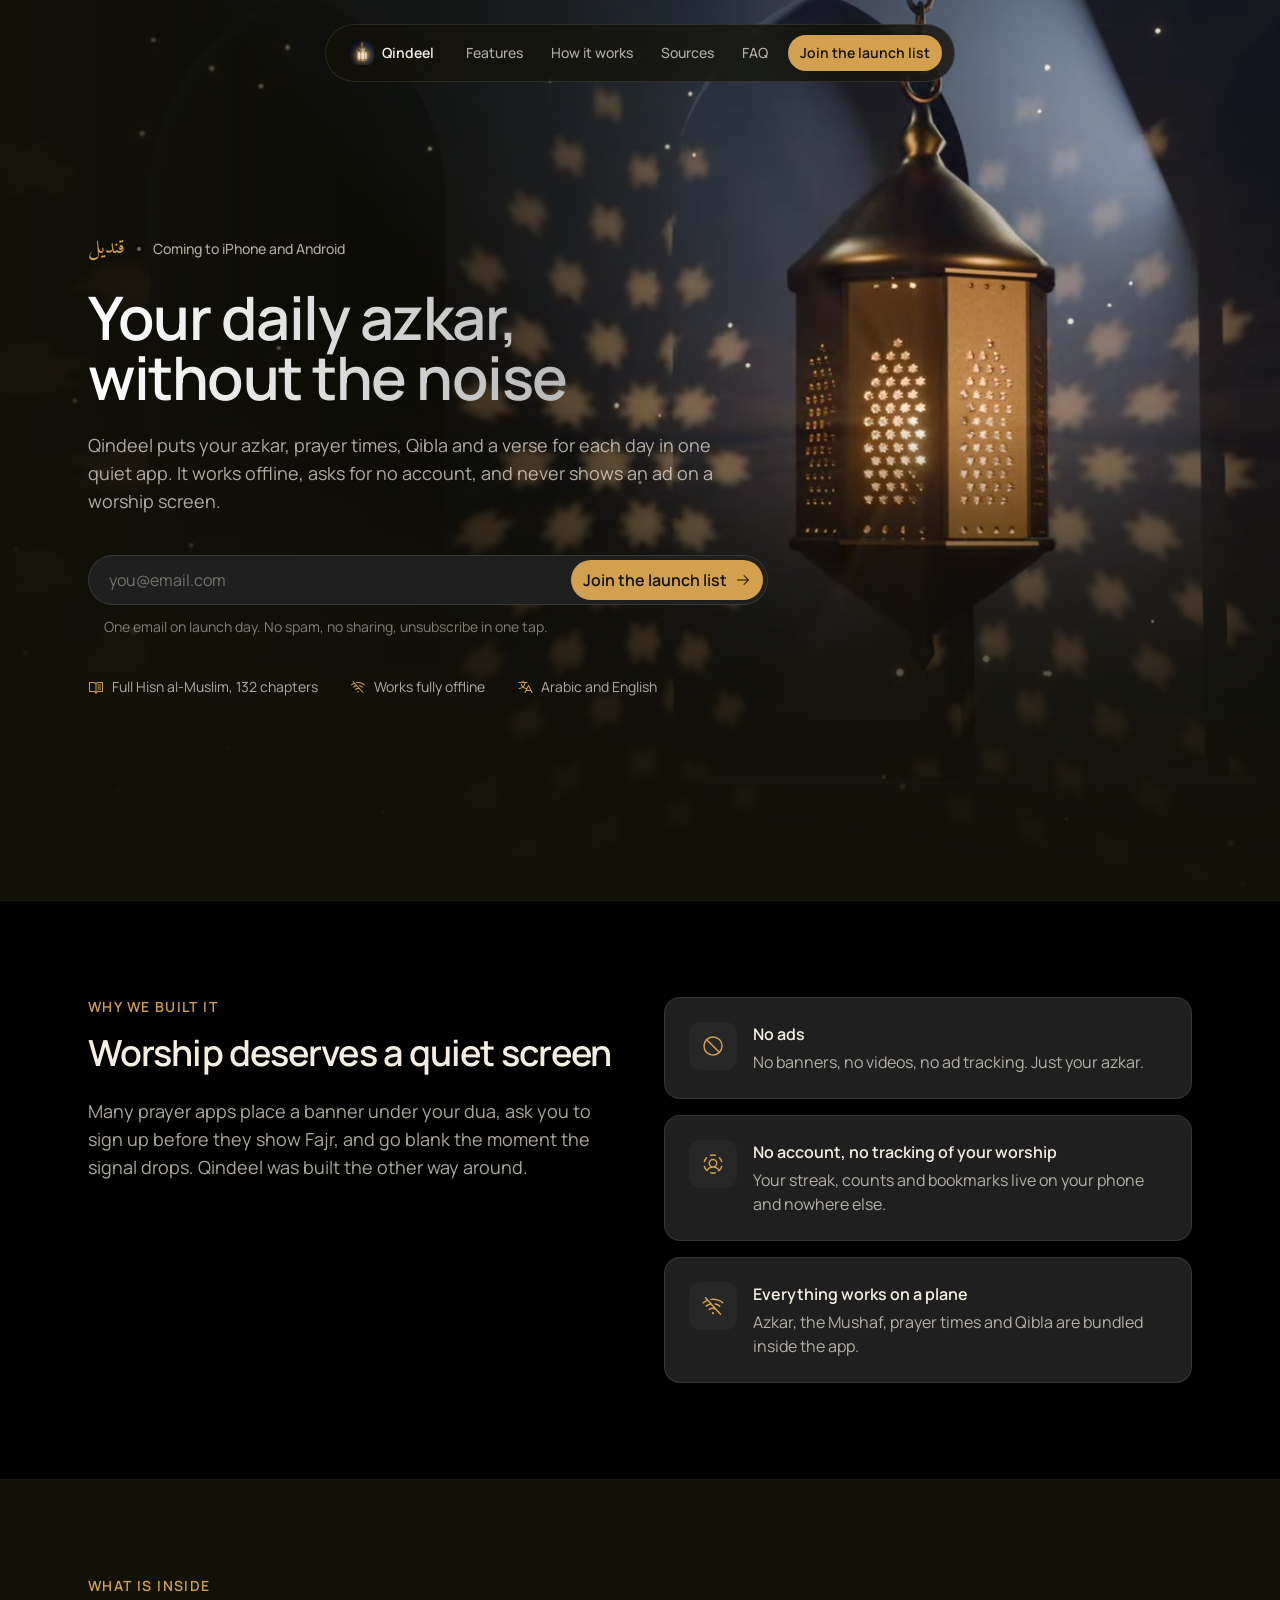
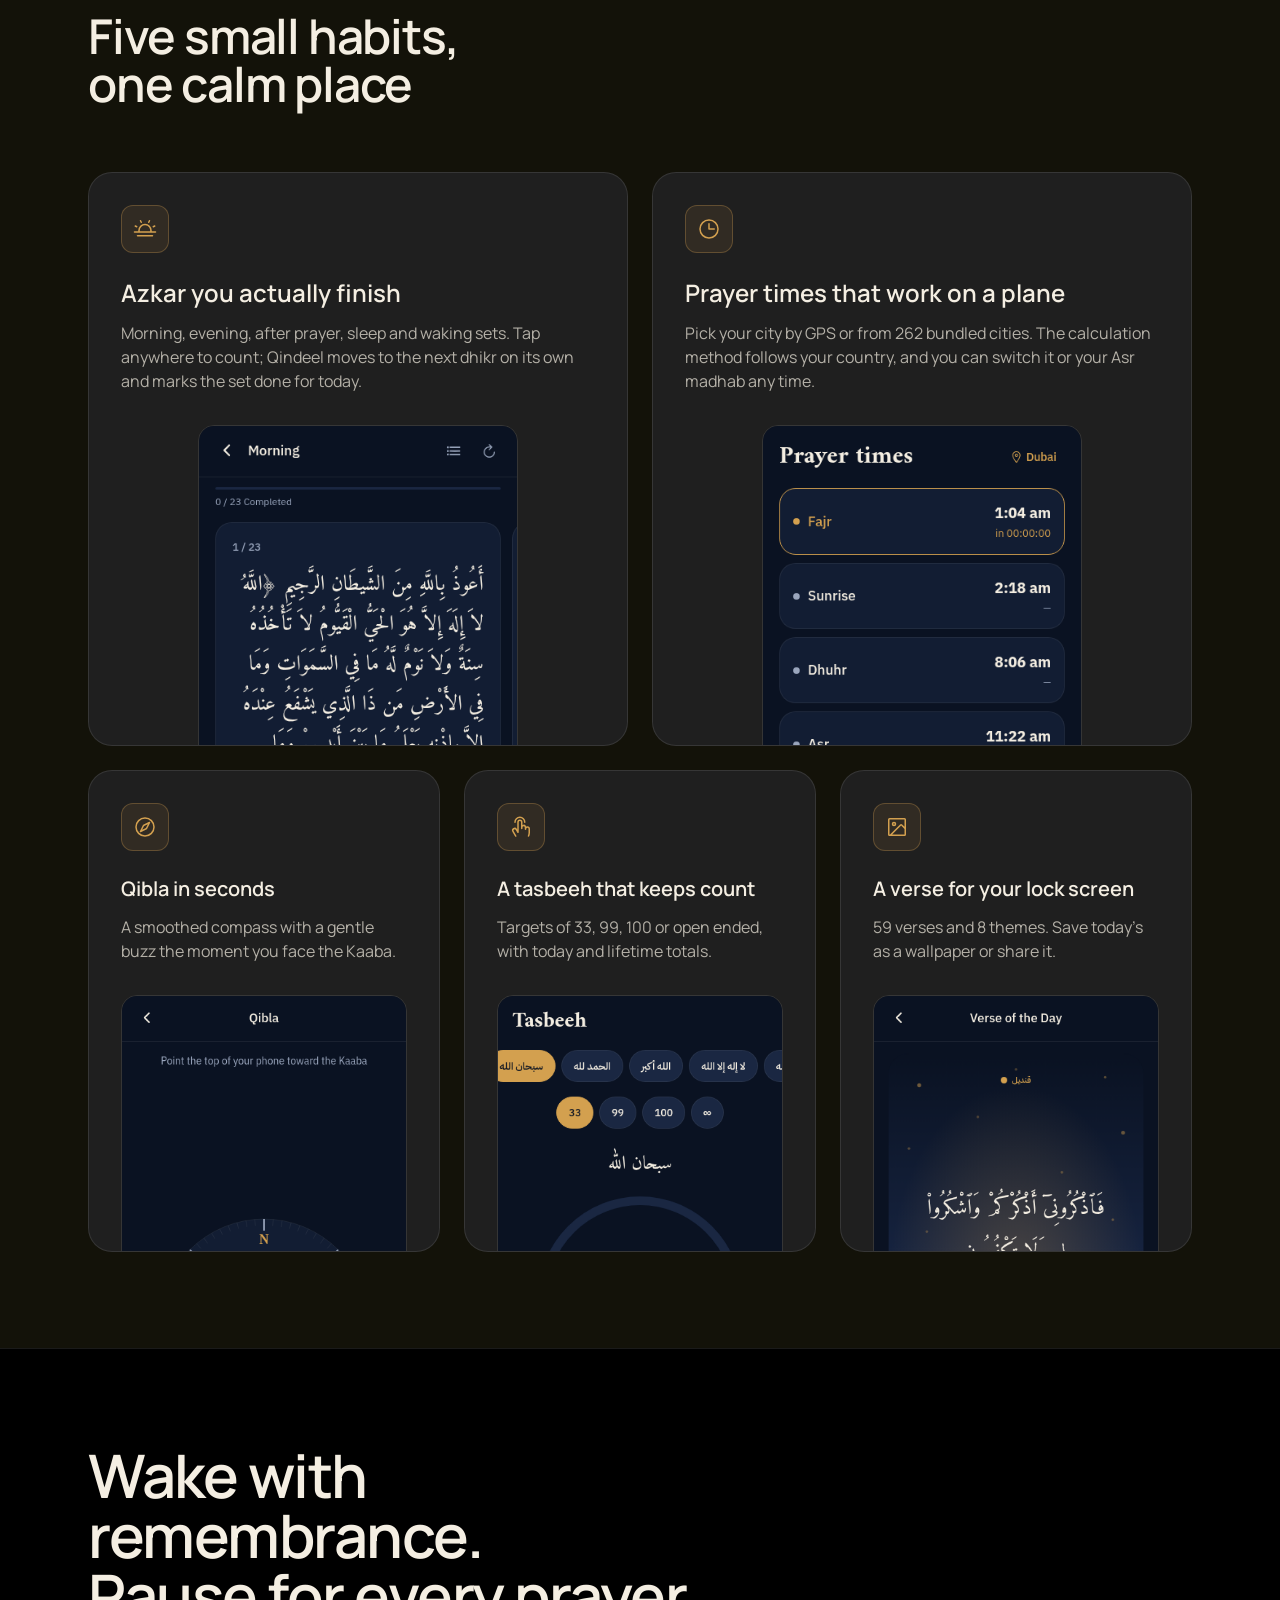
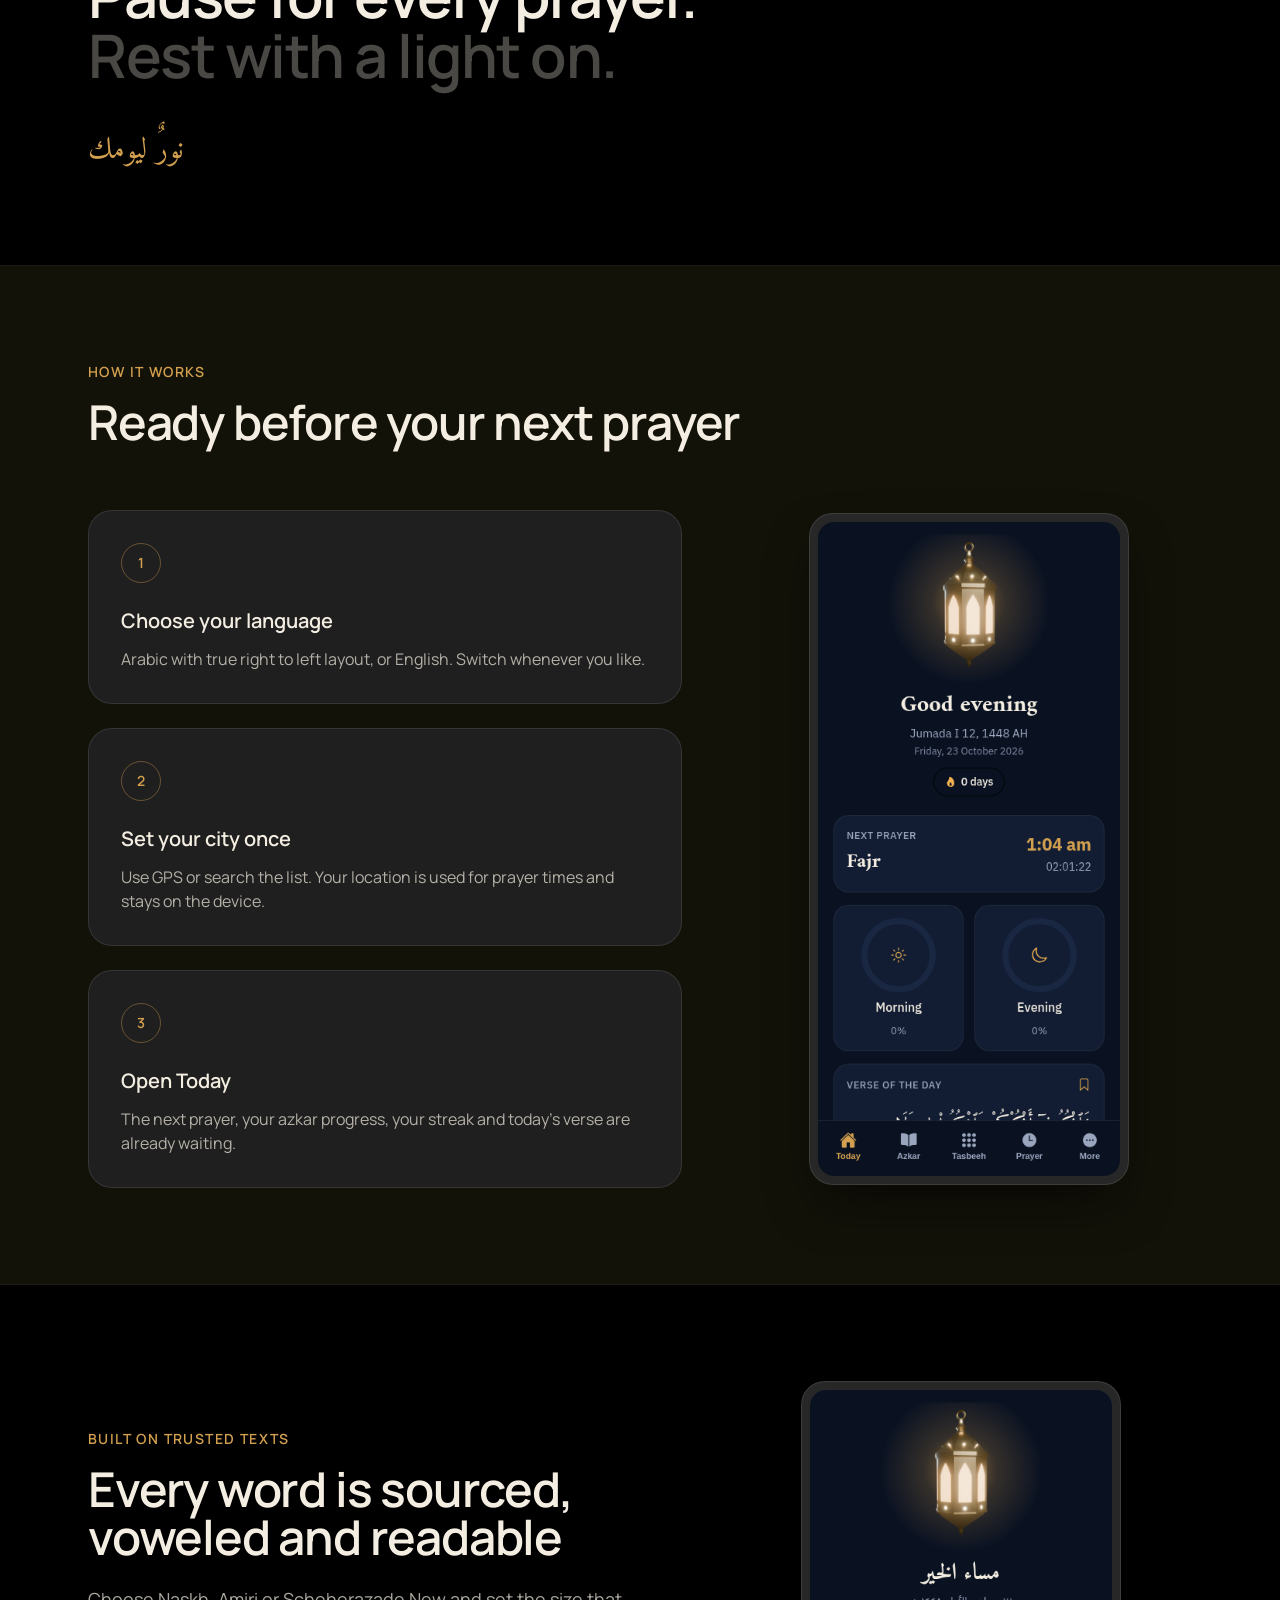
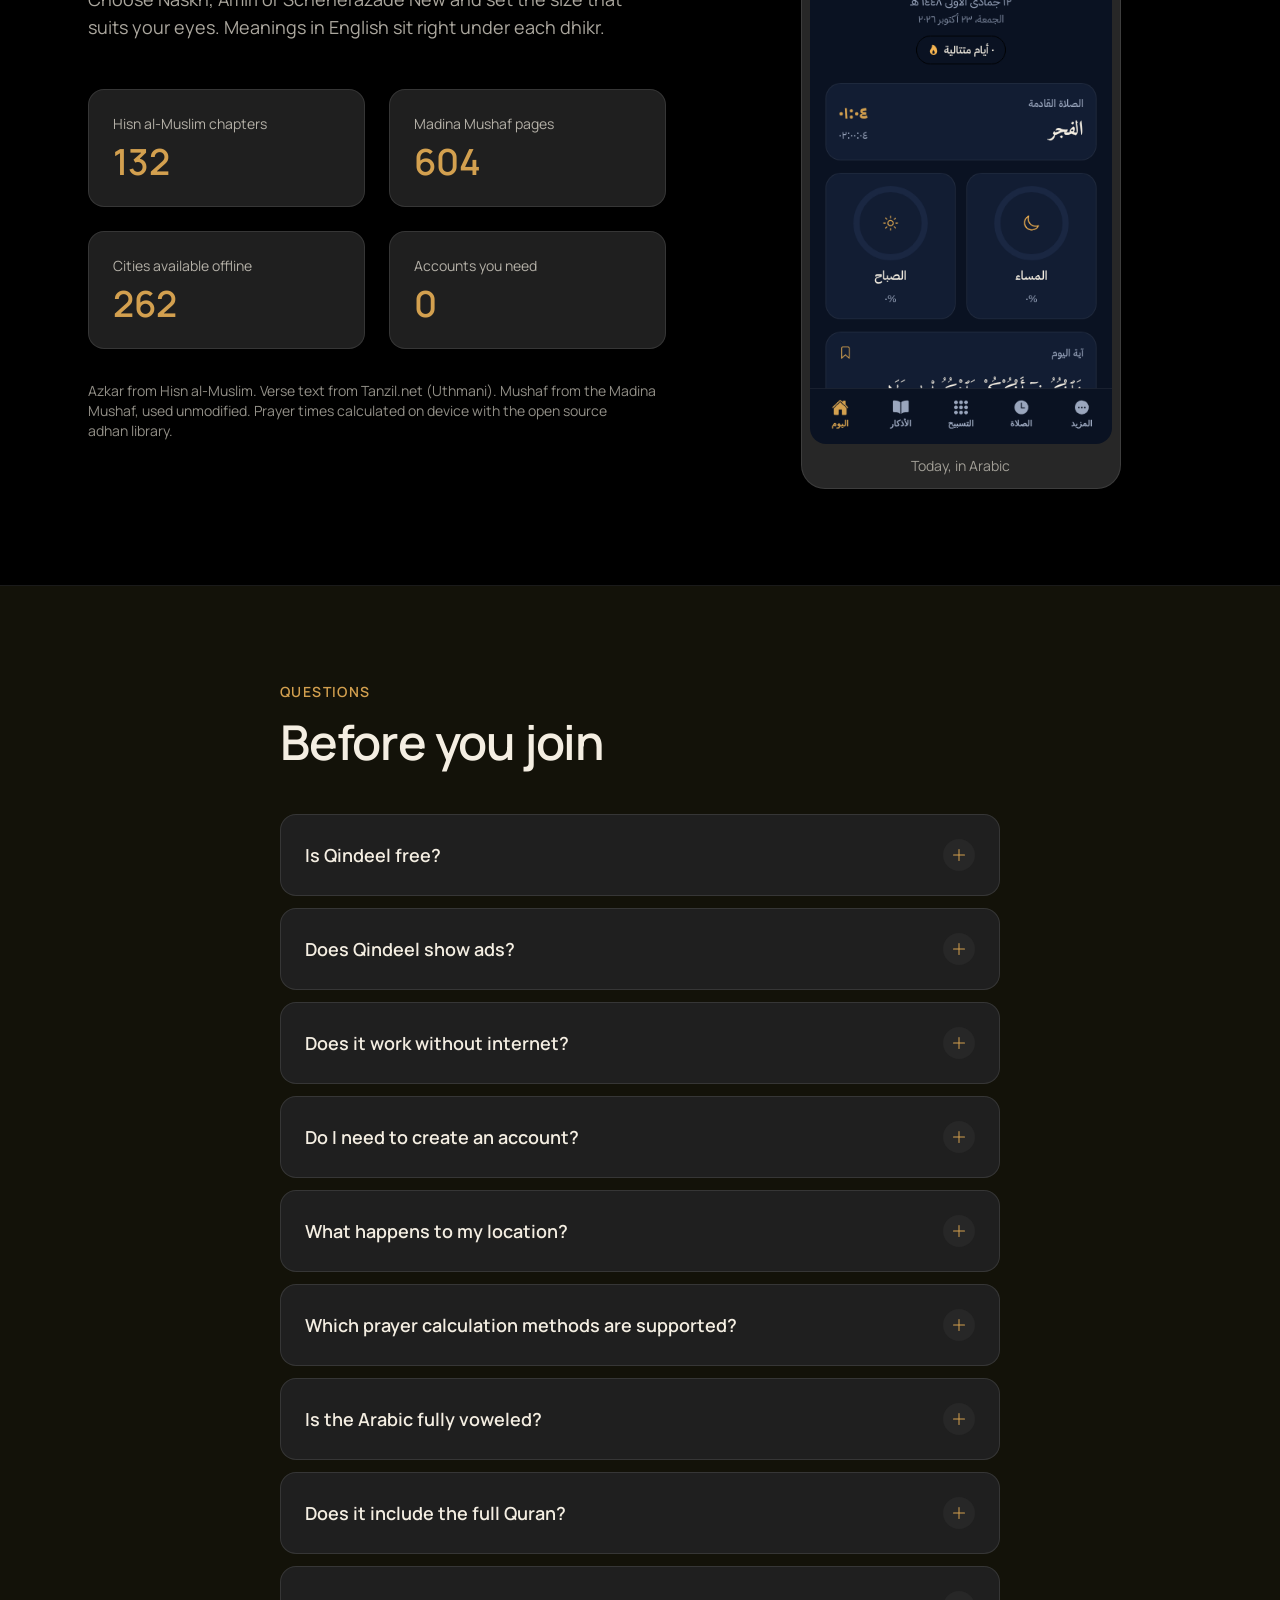
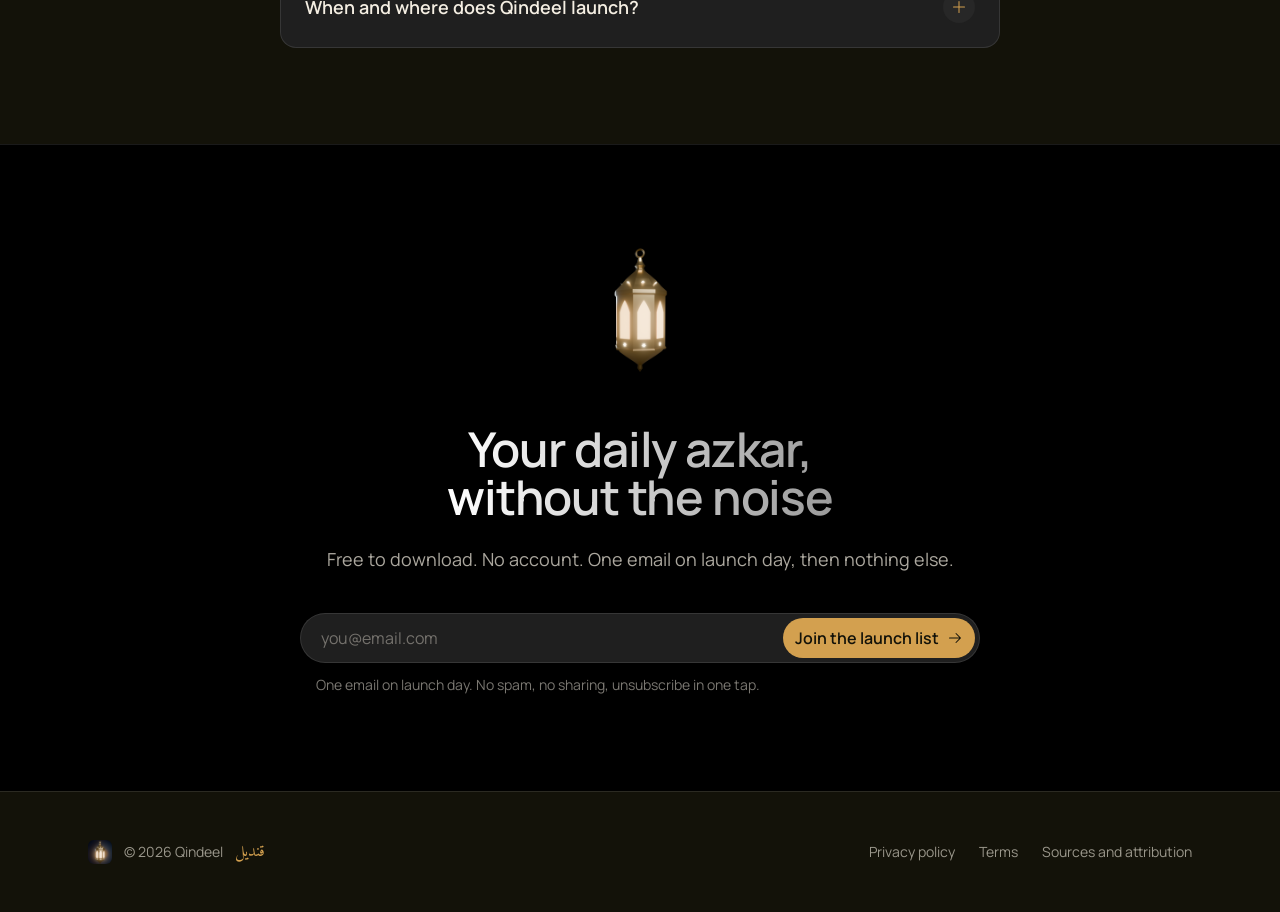
<file: index.html>
<!doctype html>
<html lang="en" class="scroll-smooth">
<head>
  <meta charset="utf-8">
  <meta name="viewport" content="width=device-width, initial-scale=1">
  <title>Qindeel: Quran &amp; Azkar — the Mushaf, prayer times and Qibla in one calm app</title>
  <meta name="description" content="Qindeel (قنديل) is a calm daily companion for Muslims: the complete Madina Mushaf, morning and evening azkar, the full Hisn al-Muslim, offline prayer times for 262 cities, Qibla, tasbeeh and a verse for your lock screen. No account. No ads.">
  <meta name="theme-color" content="#131209">
  <link rel="icon" type="image/png" href="assets/favicon.png">
  <link rel="apple-touch-icon" href="assets/apple-touch-icon.png">
  <meta property="og:type" content="website">
  <meta property="og:title" content="Qindeel: Quran &amp; Azkar, without the noise">
  <meta property="og:description" content="The Quran, azkar, prayer times, Qibla, tasbeeh and a daily verse. Works offline, needs no account, and shows no ads.">
  <meta property="og:image" content="https://amrarnous.github.io/qindeel/assets/og.png">
  <meta name="twitter:card" content="summary_large_image">
  <meta name="twitter:title" content="Qindeel: Quran &amp; Azkar, without the noise">
  <meta name="twitter:description" content="A calm daily companion for Muslims. Offline, private, in Arabic and English.">
  <meta name="twitter:image" content="https://amrarnous.github.io/qindeel/assets/og.png">
  <link rel="preconnect" href="https://fonts.googleapis.com">
  <link rel="preconnect" href="https://fonts.gstatic.com" crossorigin>
  <link href="https://fonts.googleapis.com/css2?family=Amiri&family=Manrope:wght@400;500;600;700&display=swap" rel="stylesheet">
  <link rel="preload" as="image" href="assets/hero/poster.webp" fetchpriority="high">
  <link rel="stylesheet" href="styles.css">
  <script type="application/ld+json">{"@context":"https://schema.org","@type":"FAQPage","mainEntity":[{"@type":"Question","name":"Is Qindeel free?","acceptedAnswer":{"@type":"Answer","text":"Yes. Qindeel is free to download and every worship feature is free. All eight verse themes are included."}},{"@type":"Question","name":"Does Qindeel show ads?","acceptedAnswer":{"@type":"Answer","text":"No. Qindeel has no ads and no ad tracking."}},{"@type":"Question","name":"Does it work without internet?","acceptedAnswer":{"@type":"Answer","text":"Yes. Azkar, the Hisn al-Muslim library, verses, prayer times for 262 cities and the Qibla compass are bundled inside the app, so they work offline."}},{"@type":"Question","name":"Do I need to create an account?","acceptedAnswer":{"@type":"Answer","text":"No. There is no sign up and no login. Your streak, counts, bookmarks and settings are saved on your phone."}},{"@type":"Question","name":"What happens to my location?","acceptedAnswer":{"@type":"Answer","text":"Qindeel uses your approximate location only to calculate prayer times and the Qibla direction. It is stored on your device and never linked to you."}},{"@type":"Question","name":"Which prayer calculation methods are supported?","acceptedAnswer":{"@type":"Answer","text":"Qindeel picks the common method for your country automatically using the adhan library. You can change the method and choose a Shafi’i or Hanafi Asr time in settings."}},{"@type":"Question","name":"Is the Arabic fully voweled?","acceptedAnswer":{"@type":"Answer","text":"Yes. Every dhikr is fully voweled, and you can read it in Naskh, Amiri or Scheherazade New at the size you prefer, with the English meaning underneath."}},{"@type":"Question","name":"Does it include the full Quran?","acceptedAnswer":{"@type":"Answer","text":"Yes. The complete Madina Mushaf is included as 604 real text pages with a Surah and Juz index, bookmarks and a reading position that is remembered for you."}},{"@type":"Question","name":"When and where does Qindeel launch?","acceptedAnswer":{"@type":"Answer","text":"Qindeel is coming to iPhone and Android. Join the launch list and we will send you a single email with the store links on launch day."}}]}</script>
</head>
<body class="bg-ink text-cream font-sans antialiased">
  <a href="#main" class="sr-only focus:not-sr-only focus:fixed focus:left-4 focus:top-4 focus:z-[60] focus:rounded-full focus:bg-brass focus:px-3 focus:py-2 focus:text-sm focus:font-semibold focus:text-ink">Skip to content</a>

  <!-- Fluid island nav -->
  <header class="fixed inset-x-0 top-0 z-50 flex justify-center px-4">
    <nav aria-label="Primary" class="mt-6 mx-auto w-max rounded-full border border-white/10 bg-ink/70 px-3 py-2 backdrop-blur-xl">
      <div class="flex items-center gap-2">
        <a href="#top" class="btn-ghost flex items-center gap-2 rounded-full px-3 py-2" aria-label="Qindeel home">
          <img src="assets/favicon.png" alt="" width="24" height="24" class="h-6 w-6 rounded-md">
          <span class="text-sm font-semibold">Qindeel</span>
        </a>
        <ul class="hidden items-center gap-1 md:flex">
          <li><a data-spy="features" href="#features" class="nav-link">Features</a></li>
          <li><a data-spy="how" href="#how" class="nav-link">How it works</a></li>
          <li><a data-spy="sources" href="#sources" class="nav-link">Sources</a></li>
          <li><a data-spy="faq" href="#faq" class="nav-link">FAQ</a></li>
        </ul>
        <a href="#join" class="btn-primary hidden text-sm sm:inline-flex">Join the launch list</a>
        <button id="menu-btn" type="button" class="btn-ghost relative h-10 w-10 rounded-full md:hidden" aria-expanded="false" aria-controls="menu" aria-label="Open menu">
          <span class="burger-line -translate-y-1"></span>
          <span class="burger-line translate-y-1"></span>
        </button>
      </div>
    </nav>
  </header>

  <div id="menu" class="menu pointer-events-none fixed inset-0 z-40 flex flex-col justify-center bg-black/80 px-6 opacity-0 backdrop-blur-3xl transition-all duration-700 ease-fluid md:hidden" aria-hidden="true">
    <ul class="flex flex-col gap-4">
      <li class="overflow-hidden"><a href="#features" class="menu-link delay-100">Features</a></li>
      <li class="overflow-hidden"><a href="#how" class="menu-link delay-150">How it works</a></li>
      <li class="overflow-hidden"><a href="#sources" class="menu-link delay-200">Sources</a></li>
      <li class="overflow-hidden"><a href="#faq" class="menu-link delay-300">FAQ</a></li>
      <li class="overflow-hidden pt-6"><a href="#join" class="menu-link delay-500 !text-brass">Join the launch list</a></li>
    </ul>
  </div>

  <main id="main">
    <!-- Hero: full-bleed Blender loop -->
    <section id="top" class="hero relative isolate flex min-h-[100svh] items-end overflow-hidden md:items-center">
      <div class="hero-media absolute inset-0 -z-10" aria-hidden="true">
        <video class="hero-video h-full w-full object-cover" autoplay muted loop playsinline preload="auto" poster="assets/hero/poster.webp" disablepictureinpicture>
          <source src="assets/hero/hero-960.mp4" type="video/mp4" media="(max-width: 767px)">
          <source src="assets/hero/hero.webm" type="video/webm">
          <source src="assets/hero/hero.mp4" type="video/mp4">
        </video>
      </div>
      <div class="hero-shade absolute inset-0 -z-10" aria-hidden="true"></div>

      <div class="mx-auto w-full max-w-6xl px-6 pb-16 pt-32 md:pb-24">
        <div class="max-w-[680px]">
          <p class="reveal mb-6 flex items-center gap-3 text-sm font-medium text-cream/70">
            <span lang="ar" dir="rtl" class="font-arabic text-xl text-brass">قنديل</span>
            <span aria-hidden="true" class="h-1 w-1 rounded-full bg-cream/40"></span>
            <span>Coming to iPhone and Android</span>
          </p>
          <h1 class="reveal hero-title text-4xl font-semibold tracking-tight sm:text-5xl md:text-6xl">
            Your daily azkar,<br> without the noise
          </h1>
          <p class="reveal mt-6 text-lg text-cream/70 delay-100">
            Qindeel puts your azkar, prayer times, Qibla and a verse for each day in one quiet app.
            It works offline, asks for no account, and never shows an ad on a worship screen.
          </p>

          <div id="join" class="reveal mt-10 scroll-mt-24 delay-200"><form class="join-form" data-join novalidate aria-describedby="hero-note">
            <div class="join-row" data-row>
              <label for="hero-email" class="sr-only">Email address</label>
              <input id="hero-email" name="email" type="email" inputmode="email" autocomplete="email" required placeholder="you@email.com" class="join-input" aria-describedby="hero-error">
              <button type="submit" class="btn-primary join-btn">
                <span data-label>Join the launch list</span>
                <svg aria-hidden="true" focusable="false" class="shrink-0 h-4 w-4" xmlns="http://www.w3.org/2000/svg" viewBox="0 0 256 256" fill="currentColor"><path d="M221.66,133.66l-72,72a8,8,0,0,1-11.32-11.32L196.69,136H40a8,8,0,0,1,0-16H196.69L138.34,61.66a8,8,0,0,1,11.32-11.32l72,72A8,8,0,0,1,221.66,133.66Z"/></svg>
              </button>
            </div>
            <p id="hero-error" class="join-error" role="alert" hidden></p>
            <div class="join-success" role="status" hidden>
              <span class="chip !h-10 !w-10 shrink-0"><svg aria-hidden="true" focusable="false" class="shrink-0 h-4 w-4" xmlns="http://www.w3.org/2000/svg" viewBox="0 0 256 256" fill="currentColor"><path d="M229.66,77.66l-128,128a8,8,0,0,1-11.32,0l-56-56a8,8,0,0,1,11.32-11.32L96,188.69,218.34,66.34a8,8,0,0,1,11.32,11.32Z"/></svg></span>
              <p><span class="font-semibold text-cream">You are on the list.</span> We will send one email with the store links on launch day.</p>
            </div>
            <p id="hero-note" class="join-note">One email on launch day. No spam, no sharing, unsubscribe in one tap.</p>
          </form></div>

          <ul class="reveal mt-10 flex flex-wrap gap-x-8 gap-y-4 text-sm text-cream/70 delay-300" aria-label="Highlights">
            <li class="flex items-center gap-2"><svg aria-hidden="true" focusable="false" class="shrink-0 h-4 w-4 text-brass" xmlns="http://www.w3.org/2000/svg" viewBox="0 0 256 256" fill="currentColor"><path d="M232,48H160a40,40,0,0,0-32,16A40,40,0,0,0,96,48H24a8,8,0,0,0-8,8V200a8,8,0,0,0,8,8H96a24,24,0,0,1,24,24,8,8,0,0,0,16,0,24,24,0,0,1,24-24h72a8,8,0,0,0,8-8V56A8,8,0,0,0,232,48ZM96,192H32V64H96a24,24,0,0,1,24,24V200A39.81,39.81,0,0,0,96,192Zm128,0H160a39.81,39.81,0,0,0-24,8V88a24,24,0,0,1,24-24h64ZM160,88h40a8,8,0,0,1,0,16H160a8,8,0,0,1,0-16Zm48,40a8,8,0,0,1-8,8H160a8,8,0,0,1,0-16h40A8,8,0,0,1,208,128Zm0,32a8,8,0,0,1-8,8H160a8,8,0,0,1,0-16h40A8,8,0,0,1,208,160Z"/></svg> Full Hisn al-Muslim, 132 chapters</li>
            <li class="flex items-center gap-2"><svg aria-hidden="true" focusable="false" class="shrink-0 h-4 w-4 text-brass" xmlns="http://www.w3.org/2000/svg" viewBox="0 0 256 256" fill="currentColor"><path d="M213.92,210.62a8,8,0,1,1-11.84,10.76l-52-57.15a60,60,0,0,0-57.41,7.24,8,8,0,1,1-9.42-12.93A75.43,75.43,0,0,1,128,144c1.28,0,2.55,0,3.82.1L104.9,114.49A108,108,0,0,0,61,135.31,8,8,0,0,1,49.73,134,8,8,0,0,1,51,122.77a124.27,124.27,0,0,1,41.71-21.66L69.37,75.4a155.43,155.43,0,0,0-40.29,24A8,8,0,0,1,18.92,87,171.87,171.87,0,0,1,58,62.86L42.08,45.38A8,8,0,1,1,53.92,34.62ZM128,192a12,12,0,1,0,12,12A12,12,0,0,0,128,192ZM237.08,87A172.3,172.3,0,0,0,106,49.4a8,8,0,1,0,2,15.87A158.33,158.33,0,0,1,128,64a156.25,156.25,0,0,1,98.92,35.37A8,8,0,0,0,237.08,87ZM195,135.31a8,8,0,0,0,11.24-1.3,8,8,0,0,0-1.3-11.24,124.25,124.25,0,0,0-51.73-24.2A8,8,0,1,0,150,114.24,108.12,108.12,0,0,1,195,135.31Z"/></svg> Works fully offline</li>
            <li class="flex items-center gap-2"><svg aria-hidden="true" focusable="false" class="shrink-0 h-4 w-4 text-brass" xmlns="http://www.w3.org/2000/svg" viewBox="0 0 256 256" fill="currentColor"><path d="M247.15,212.42l-56-112a8,8,0,0,0-14.31,0l-21.71,43.43A88,88,0,0,1,108,126.93,103.65,103.65,0,0,0,135.69,64H160a8,8,0,0,0,0-16H104V32a8,8,0,0,0-16,0V48H32a8,8,0,0,0,0,16h87.63A87.76,87.76,0,0,1,96,116.35a87.74,87.74,0,0,1-19-31,8,8,0,1,0-15.08,5.34A103.63,103.63,0,0,0,84,127a87.55,87.55,0,0,1-52,17,8,8,0,0,0,0,16,103.46,103.46,0,0,0,64-22.08,104.18,104.18,0,0,0,51.44,21.31l-26.6,53.19a8,8,0,0,0,14.31,7.16L148.94,192h70.11l13.79,27.58A8,8,0,0,0,240,224a8,8,0,0,0,7.15-11.58ZM156.94,176,184,121.89,211.05,176Z"/></svg> Arabic and English</li>
          </ul>
        </div>
      </div>
    </section>

    <!-- Problem to solution -->
    <section class="border-y border-white/10 bg-black">
      <div class="mx-auto grid max-w-6xl gap-12 px-6 py-24 md:grid-cols-2">
        <div class="reveal">
          <p class="eyebrow">Why we built it</p>
          <h2 class="mt-4 text-4xl font-semibold tracking-tight">Worship deserves a quiet screen</h2>
          <p class="mt-6 text-lg text-cream/70">
            Many prayer apps place a banner under your dua, ask you to sign up before they show Fajr,
            and go blank the moment the signal drops. Qindeel was built the other way around.
          </p>
        </div>
        <ul class="flex flex-col gap-4">
          <li class="reveal contrast-row">
            <span class="contrast-icon"><svg aria-hidden="true" focusable="false" class="shrink-0 h-6 w-6" xmlns="http://www.w3.org/2000/svg" viewBox="0 0 256 256" fill="currentColor"><path d="M128,24A104,104,0,1,0,232,128,104.11,104.11,0,0,0,128,24Zm88,104a87.56,87.56,0,0,1-20.41,56.28L71.72,60.4A88,88,0,0,1,216,128ZM40,128A87.56,87.56,0,0,1,60.41,71.72L184.28,195.6A88,88,0,0,1,40,128Z"/></svg></span>
            <div><p class="font-semibold">No ads</p><p class="mt-1 text-cream/70">No banners, no videos, no ad tracking. Just your azkar.</p></div>
          </li>
          <li class="reveal contrast-row delay-100">
            <span class="contrast-icon"><svg aria-hidden="true" focusable="false" class="shrink-0 h-6 w-6" xmlns="http://www.w3.org/2000/svg" viewBox="0 0 256 256" fill="currentColor"><path d="M96.26,37A8,8,0,0,1,102,27.29a104.11,104.11,0,0,1,52,0,8,8,0,0,1-2,15.75,8.15,8.15,0,0,1-2-.26,88,88,0,0,0-44,0A8,8,0,0,1,96.26,37ZM33.35,110a8,8,0,0,0,9.85-5.57,87.88,87.88,0,0,1,22-38.09A8,8,0,0,0,53.8,55.14a103.92,103.92,0,0,0-26,45A8,8,0,0,0,33.35,110ZM150,213.22a88,88,0,0,1-44,0,8,8,0,0,0-4,15.49,104.11,104.11,0,0,0,52,0,8,8,0,0,0-4-15.49Zm62.8-108.77a8,8,0,0,0,15.42-4.28,104,104,0,0,0-26-45,8,8,0,1,0-11.41,11.21A88.14,88.14,0,0,1,212.79,104.45Zm15.44,51.39a103.68,103.68,0,0,1-30.68,49.47A8,8,0,0,1,185.07,203a64,64,0,0,0-114.14,0,8,8,0,0,1-12.48,2.32,103.74,103.74,0,0,1-30.68-49.49,8,8,0,0,1,15.42-4.27,87.58,87.58,0,0,0,19,34.88,79.57,79.57,0,0,1,36.1-28.77,48,48,0,1,1,59.38,0,79.57,79.57,0,0,1,36.1,28.77,87.58,87.58,0,0,0,19-34.88,8,8,0,1,1,15.42,4.28ZM128,152a32,32,0,1,0-32-32A32,32,0,0,0,128,152Z"/></svg></span>
            <div><p class="font-semibold">No account, no tracking of your worship</p><p class="mt-1 text-cream/70">Your streak, counts and bookmarks live on your phone and nowhere else.</p></div>
          </li>
          <li class="reveal contrast-row delay-200">
            <span class="contrast-icon"><svg aria-hidden="true" focusable="false" class="shrink-0 h-6 w-6" xmlns="http://www.w3.org/2000/svg" viewBox="0 0 256 256" fill="currentColor"><path d="M213.92,210.62a8,8,0,1,1-11.84,10.76l-52-57.15a60,60,0,0,0-57.41,7.24,8,8,0,1,1-9.42-12.93A75.43,75.43,0,0,1,128,144c1.28,0,2.55,0,3.82.1L104.9,114.49A108,108,0,0,0,61,135.31,8,8,0,0,1,49.73,134,8,8,0,0,1,51,122.77a124.27,124.27,0,0,1,41.71-21.66L69.37,75.4a155.43,155.43,0,0,0-40.29,24A8,8,0,0,1,18.92,87,171.87,171.87,0,0,1,58,62.86L42.08,45.38A8,8,0,1,1,53.92,34.62ZM128,192a12,12,0,1,0,12,12A12,12,0,0,0,128,192ZM237.08,87A172.3,172.3,0,0,0,106,49.4a8,8,0,1,0,2,15.87A158.33,158.33,0,0,1,128,64a156.25,156.25,0,0,1,98.92,35.37A8,8,0,0,0,237.08,87ZM195,135.31a8,8,0,0,0,11.24-1.3,8,8,0,0,0-1.3-11.24,124.25,124.25,0,0,0-51.73-24.2A8,8,0,1,0,150,114.24,108.12,108.12,0,0,1,195,135.31Z"/></svg></span>
            <div><p class="font-semibold">Everything works on a plane</p><p class="mt-1 text-cream/70">Azkar, the Mushaf, prayer times and Qibla are bundled inside the app.</p></div>
          </li>
        </ul>
      </div>
    </section>

    <!-- Features -->
    <section id="features" class="scroll-mt-24">
      <div class="mx-auto max-w-6xl px-6 py-24">
        <div class="reveal max-w-[680px]">
          <p class="eyebrow">What is inside</p>
          <h2 class="mt-4 text-4xl font-semibold tracking-tight md:text-5xl">Five small habits, one calm place</h2>
        </div>

        <div class="mt-16 grid gap-6 lg:grid-cols-2">
          <article class="reveal card flex flex-col overflow-hidden">
            <div class="p-8">
              <span class="chip"><svg aria-hidden="true" focusable="false" class="shrink-0 h-6 w-6" xmlns="http://www.w3.org/2000/svg" viewBox="0 0 256 256" fill="currentColor"><path d="M240,152H199.55a73.54,73.54,0,0,0,.45-8,72,72,0,0,0-144,0,73.54,73.54,0,0,0,.45,8H16a8,8,0,0,0,0,16H240a8,8,0,0,0,0-16ZM72,144a56,56,0,1,1,111.41,8H72.59A56.13,56.13,0,0,1,72,144Zm144,56a8,8,0,0,1-8,8H48a8,8,0,0,1,0-16H208A8,8,0,0,1,216,200ZM72.84,43.58a8,8,0,0,1,14.32-7.16l8,16a8,8,0,0,1-14.32,7.16Zm-56,48.84a8,8,0,0,1,10.74-3.57l16,8a8,8,0,0,1-7.16,14.31l-16-8A8,8,0,0,1,16.84,92.42Zm192,15.16a8,8,0,0,1,3.58-10.73l16-8a8,8,0,1,1,7.16,14.31l-16,8a8,8,0,0,1-10.74-3.58Zm-48-55.16,8-16a8,8,0,0,1,14.32,7.16l-8,16a8,8,0,1,1-14.32-7.16Z"/></svg></span>
              <h3 class="mt-6 text-2xl font-semibold">Azkar you actually finish</h3>
              <p class="mt-3 text-cream/70">Morning, evening, after prayer, sleep and waking sets. Tap anywhere to count; Qindeel moves to the next dhikr on its own and marks the set done for today.</p>
            </div>
            <div class="shot-crop"><img src="assets/en-dark-reader.png" width="390" height="844" loading="lazy" alt="Azkar reader showing Ayat al Kursi in fully voweled Arabic with its English meaning and a 1 of 23 counter" class="shot"></div>
          </article>

          <article class="reveal card flex flex-col overflow-hidden delay-100">
            <div class="p-8">
              <span class="chip"><svg aria-hidden="true" focusable="false" class="shrink-0 h-6 w-6" xmlns="http://www.w3.org/2000/svg" viewBox="0 0 256 256" fill="currentColor"><path d="M128,24A104,104,0,1,0,232,128,104.11,104.11,0,0,0,128,24Zm0,192a88,88,0,1,1,88-88A88.1,88.1,0,0,1,128,216Zm64-88a8,8,0,0,1-8,8H128a8,8,0,0,1-8-8V72a8,8,0,0,1,16,0v48h48A8,8,0,0,1,192,128Z"/></svg></span>
              <h3 class="mt-6 text-2xl font-semibold">Prayer times that work on a plane</h3>
              <p class="mt-3 text-cream/70">Pick your city by GPS or from 262 bundled cities. The calculation method follows your country, and you can switch it or your Asr madhab any time.</p>
            </div>
            <div class="shot-crop"><img src="assets/en-dark-prayer.png" width="390" height="844" loading="lazy" alt="Prayer screen listing Fajr, Sunrise, Dhuhr, Asr, Maghrib and Isha times for the selected city" class="shot"></div>
          </article>
        </div>

        <div class="mt-6 grid gap-6 md:grid-cols-3">
          <article class="reveal card flex flex-col overflow-hidden">
            <div class="p-8">
              <span class="chip"><svg aria-hidden="true" focusable="false" class="shrink-0 h-6 w-6" xmlns="http://www.w3.org/2000/svg" viewBox="0 0 256 256" fill="currentColor"><path d="M128,24A104,104,0,1,0,232,128,104.11,104.11,0,0,0,128,24Zm0,192a88,88,0,1,1,88-88A88.1,88.1,0,0,1,128,216ZM172.42,72.84l-64,32a8.05,8.05,0,0,0-3.58,3.58l-32,64A8,8,0,0,0,80,184a8.1,8.1,0,0,0,3.58-.84l64-32a8.05,8.05,0,0,0,3.58-3.58l32-64a8,8,0,0,0-10.74-10.74ZM138,138,97.89,158.11,118,118l40.15-20.07Z"/></svg></span>
              <h3 class="mt-6 text-xl font-semibold">Qibla in seconds</h3>
              <p class="mt-3 text-cream/70">A smoothed compass with a gentle buzz the moment you face the Kaaba.</p>
            </div>
            <div class="shot-crop shot-crop--sm"><img src="assets/en-dark-qibla.png" width="390" height="844" loading="lazy" alt="Qibla compass pointing toward the Kaaba" class="shot"></div>
          </article>
          <article class="reveal card flex flex-col overflow-hidden delay-100">
            <div class="p-8">
              <span class="chip"><svg aria-hidden="true" focusable="false" class="shrink-0 h-6 w-6" xmlns="http://www.w3.org/2000/svg" viewBox="0 0 256 256" fill="currentColor"><path d="M56,76a60,60,0,0,1,120,0,8,8,0,0,1-16,0,44,44,0,0,0-88,0,8,8,0,1,1-16,0Zm140,44a27.9,27.9,0,0,0-13.36,3.39A28,28,0,0,0,144,106.7V76a28,28,0,0,0-56,0v80l-3.82-6.13a28,28,0,0,0-48.41,28.17l29.32,50A8,8,0,1,0,78.89,220L49.6,170a12,12,0,1,1,20.78-12l.14.23,18.68,30A8,8,0,0,0,104,184V76a12,12,0,0,1,24,0v68a8,8,0,1,0,16,0V132a12,12,0,0,1,24,0v20a8,8,0,0,0,16,0v-4a12,12,0,0,1,24,0v36c0,21.61-7.1,36.3-7.16,36.42a8,8,0,0,0,3.58,10.73A7.9,7.9,0,0,0,208,232a8,8,0,0,0,7.16-4.42c.37-.73,8.85-18,8.85-43.58V148A28,28,0,0,0,196,120Z"/></svg></span>
              <h3 class="mt-6 text-xl font-semibold">A tasbeeh that keeps count</h3>
              <p class="mt-3 text-cream/70">Targets of 33, 99, 100 or open ended, with today and lifetime totals.</p>
            </div>
            <div class="shot-crop shot-crop--sm"><img src="assets/en-dark-tasbeeh.png" width="390" height="844" loading="lazy" alt="Tasbeeh counter with a large tap target and preset phrases" class="shot"></div>
          </article>
          <article class="reveal card flex flex-col overflow-hidden delay-200">
            <div class="p-8">
              <span class="chip"><svg aria-hidden="true" focusable="false" class="shrink-0 h-6 w-6" xmlns="http://www.w3.org/2000/svg" viewBox="0 0 256 256" fill="currentColor"><path d="M208,32H48A16,16,0,0,0,32,48V208a16,16,0,0,0,16,16H208a16,16,0,0,0,16-16V48A16,16,0,0,0,208,32ZM48,48H208v77.38l-24.69-24.7a16,16,0,0,0-22.62,0L53.37,208H48ZM208,208H76l96-96,36,36v60ZM96,120A24,24,0,1,0,72,96,24,24,0,0,0,96,120Zm0-32a8,8,0,1,1-8,8A8,8,0,0,1,96,88Z"/></svg></span>
              <h3 class="mt-6 text-xl font-semibold">A verse for your lock screen</h3>
              <p class="mt-3 text-cream/70">59 verses and 8 themes. Save today's as a wallpaper or share it.</p>
            </div>
            <div class="shot-crop shot-crop--sm"><img src="assets/en-dark-verse.png" width="390" height="844" loading="lazy" alt="Verse of the Day card showing Al Baqarah 2:152 with theme choices below" class="shot"></div>
          </article>
        </div>
      </div>
    </section>

    <!-- Tagline reveal -->
    <section aria-label="Our promise" class="border-y border-white/10 bg-black">
      <div class="mx-auto max-w-6xl px-6 py-24">
        <p id="tagline" class="max-w-[680px] text-4xl font-semibold tracking-tight md:text-5xl lg:text-6xl">Wake with remembrance.<br>Pause for every prayer.<br>Rest with a light on.</p>
        <p lang="ar" dir="rtl" class="reveal mt-12 w-max font-arabic text-3xl text-brass">نورٌ ليومك</p>
      </div>
    </section>

    <!-- How it works -->
    <section id="how" class="scroll-mt-24">
      <div class="mx-auto max-w-6xl px-6 py-24">
        <div class="reveal max-w-[680px]">
          <p class="eyebrow">How it works</p>
          <h2 class="mt-4 text-4xl font-semibold tracking-tight md:text-5xl">Ready before your next prayer</h2>
        </div>
        <div class="mt-16 grid items-center gap-16 lg:grid-cols-[1fr_0.75fr]">
        <ol class="grid gap-6">
          <li class="reveal card p-8">
            <span class="step">1</span>
            <h3 class="mt-6 text-xl font-semibold">Choose your language</h3>
            <p class="mt-3 text-cream/70">Arabic with true right to left layout, or English. Switch whenever you like.</p>
          </li>
          <li class="reveal card p-8 delay-100">
            <span class="step">2</span>
            <h3 class="mt-6 text-xl font-semibold">Set your city once</h3>
            <p class="mt-3 text-cream/70">Use GPS or search the list. Your location is used for prayer times and stays on the device.</p>
          </li>
          <li class="reveal card p-8 delay-200">
            <span class="step">3</span>
            <h3 class="mt-6 text-xl font-semibold">Open Today</h3>
            <p class="mt-3 text-cream/70">The next prayer, your azkar progress, your streak and today's verse are already waiting.</p>
          </li>
        </ol>
        <figure class="reveal phone mx-auto w-full max-w-xs delay-200">
          <img src="assets/en-dark-today.png" width="390" height="844" loading="lazy" alt="Qindeel Today screen showing a glowing lamp, the Hijri date, the next prayer countdown for Fajr and morning and evening azkar progress" class="block w-full rounded-2xl">
        </figure>
        </div>
      </div>
    </section>

    <!-- Proof / sources -->
    <section id="sources" class="scroll-mt-24 border-y border-white/10 bg-black">
      <div class="mx-auto grid max-w-6xl items-center gap-16 px-6 py-24 lg:grid-cols-[1fr_0.8fr]">
        <div>
          <div class="reveal">
            <p class="eyebrow">Built on trusted texts</p>
            <h2 class="mt-4 text-4xl font-semibold tracking-tight md:text-5xl">Every word is sourced, voweled and readable</h2>
            <p class="mt-6 max-w-[680px] text-lg text-cream/70">Choose Naskh, Amiri or Scheherazade New and set the size that suits your eyes. Meanings in English sit right under each dhikr.</p>
          </div>
          <dl class="mt-12 grid grid-cols-2 gap-6">
            <div class="reveal stat"><dt class="text-sm text-cream/70">Hisn al-Muslim chapters</dt><dd class="mt-2 text-4xl font-semibold text-brass">132</dd></div>
            <div class="reveal stat delay-100"><dt class="text-sm text-cream/70">Madina Mushaf pages</dt><dd class="mt-2 text-4xl font-semibold text-brass">604</dd></div>
            <div class="reveal stat delay-150"><dt class="text-sm text-cream/70">Cities available offline</dt><dd class="mt-2 text-4xl font-semibold text-brass">262</dd></div>
            <div class="reveal stat delay-200"><dt class="text-sm text-cream/70">Accounts you need</dt><dd class="mt-2 text-4xl font-semibold text-brass">0</dd></div>
          </dl>
          <p class="reveal mt-8 text-sm text-cream/60">Azkar from Hisn al-Muslim. Verse text from Tanzil.net (Uthmani). Mushaf from the Madina Mushaf, used unmodified. Prayer times calculated on device with the open source adhan library.</p>
        </div>
        <figure class="reveal phone mx-auto w-full max-w-xs delay-200">
          <img src="assets/ar-dark-today.png" width="390" height="844" loading="lazy" alt="The Today screen in Arabic with a right to left layout" class="block w-full rounded-2xl">
          <figcaption class="px-2 pb-1 pt-3 text-center text-sm text-cream/60">Today, in Arabic</figcaption>
        </figure>
      </div>
    </section>

    <!-- FAQ -->
    <section id="faq" class="scroll-mt-24">
      <div class="mx-auto max-w-3xl px-6 py-24">
        <div class="reveal">
          <p class="eyebrow">Questions</p>
          <h2 class="mt-4 text-4xl font-semibold tracking-tight md:text-5xl">Before you join</h2>
        </div>
        <div class="mt-12 flex flex-col gap-3">
          <div class="reveal faq-item" data-faq>
            <h3>
              <button type="button" class="faq-btn" aria-expanded="false" aria-controls="faq-0" id="faq-q-0">
                <span>Is Qindeel free?</span>
                <span class="faq-icon"><svg aria-hidden="true" focusable="false" class="shrink-0 h-4 w-4" xmlns="http://www.w3.org/2000/svg" viewBox="0 0 256 256" fill="currentColor"><path d="M224,128a8,8,0,0,1-8,8H136v80a8,8,0,0,1-16,0V136H40a8,8,0,0,1,0-16h80V40a8,8,0,0,1,16,0v80h80A8,8,0,0,1,224,128Z"/></svg></span>
              </button>
            </h3>
            <div id="faq-0" role="region" aria-labelledby="faq-q-0" class="faq-panel">
              <div class="overflow-hidden"><p class="px-6 pb-6 text-cream/70">Yes. Qindeel is free to download and every worship feature is free. All eight verse themes are included.</p></div>
            </div>
          </div>
          <div class="reveal faq-item" data-faq>
            <h3>
              <button type="button" class="faq-btn" aria-expanded="false" aria-controls="faq-1" id="faq-q-1">
                <span>Does Qindeel show ads?</span>
                <span class="faq-icon"><svg aria-hidden="true" focusable="false" class="shrink-0 h-4 w-4" xmlns="http://www.w3.org/2000/svg" viewBox="0 0 256 256" fill="currentColor"><path d="M224,128a8,8,0,0,1-8,8H136v80a8,8,0,0,1-16,0V136H40a8,8,0,0,1,0-16h80V40a8,8,0,0,1,16,0v80h80A8,8,0,0,1,224,128Z"/></svg></span>
              </button>
            </h3>
            <div id="faq-1" role="region" aria-labelledby="faq-q-1" class="faq-panel">
              <div class="overflow-hidden"><p class="px-6 pb-6 text-cream/70">No. Qindeel has no ads and no ad tracking.</p></div>
            </div>
          </div>
          <div class="reveal faq-item" data-faq>
            <h3>
              <button type="button" class="faq-btn" aria-expanded="false" aria-controls="faq-2" id="faq-q-2">
                <span>Does it work without internet?</span>
                <span class="faq-icon"><svg aria-hidden="true" focusable="false" class="shrink-0 h-4 w-4" xmlns="http://www.w3.org/2000/svg" viewBox="0 0 256 256" fill="currentColor"><path d="M224,128a8,8,0,0,1-8,8H136v80a8,8,0,0,1-16,0V136H40a8,8,0,0,1,0-16h80V40a8,8,0,0,1,16,0v80h80A8,8,0,0,1,224,128Z"/></svg></span>
              </button>
            </h3>
            <div id="faq-2" role="region" aria-labelledby="faq-q-2" class="faq-panel">
              <div class="overflow-hidden"><p class="px-6 pb-6 text-cream/70">Yes. Azkar, the Hisn al-Muslim library, verses, prayer times for 262 cities and the Qibla compass are bundled inside the app, so they work offline.</p></div>
            </div>
          </div>
          <div class="reveal faq-item" data-faq>
            <h3>
              <button type="button" class="faq-btn" aria-expanded="false" aria-controls="faq-3" id="faq-q-3">
                <span>Do I need to create an account?</span>
                <span class="faq-icon"><svg aria-hidden="true" focusable="false" class="shrink-0 h-4 w-4" xmlns="http://www.w3.org/2000/svg" viewBox="0 0 256 256" fill="currentColor"><path d="M224,128a8,8,0,0,1-8,8H136v80a8,8,0,0,1-16,0V136H40a8,8,0,0,1,0-16h80V40a8,8,0,0,1,16,0v80h80A8,8,0,0,1,224,128Z"/></svg></span>
              </button>
            </h3>
            <div id="faq-3" role="region" aria-labelledby="faq-q-3" class="faq-panel">
              <div class="overflow-hidden"><p class="px-6 pb-6 text-cream/70">No. There is no sign up and no login. Your streak, counts, bookmarks and settings are saved on your phone.</p></div>
            </div>
          </div>
          <div class="reveal faq-item" data-faq>
            <h3>
              <button type="button" class="faq-btn" aria-expanded="false" aria-controls="faq-4" id="faq-q-4">
                <span>What happens to my location?</span>
                <span class="faq-icon"><svg aria-hidden="true" focusable="false" class="shrink-0 h-4 w-4" xmlns="http://www.w3.org/2000/svg" viewBox="0 0 256 256" fill="currentColor"><path d="M224,128a8,8,0,0,1-8,8H136v80a8,8,0,0,1-16,0V136H40a8,8,0,0,1,0-16h80V40a8,8,0,0,1,16,0v80h80A8,8,0,0,1,224,128Z"/></svg></span>
              </button>
            </h3>
            <div id="faq-4" role="region" aria-labelledby="faq-q-4" class="faq-panel">
              <div class="overflow-hidden"><p class="px-6 pb-6 text-cream/70">Qindeel uses your approximate location only to calculate prayer times and the Qibla direction. It is stored on your device and never linked to you.</p></div>
            </div>
          </div>
          <div class="reveal faq-item" data-faq>
            <h3>
              <button type="button" class="faq-btn" aria-expanded="false" aria-controls="faq-5" id="faq-q-5">
                <span>Which prayer calculation methods are supported?</span>
                <span class="faq-icon"><svg aria-hidden="true" focusable="false" class="shrink-0 h-4 w-4" xmlns="http://www.w3.org/2000/svg" viewBox="0 0 256 256" fill="currentColor"><path d="M224,128a8,8,0,0,1-8,8H136v80a8,8,0,0,1-16,0V136H40a8,8,0,0,1,0-16h80V40a8,8,0,0,1,16,0v80h80A8,8,0,0,1,224,128Z"/></svg></span>
              </button>
            </h3>
            <div id="faq-5" role="region" aria-labelledby="faq-q-5" class="faq-panel">
              <div class="overflow-hidden"><p class="px-6 pb-6 text-cream/70">Qindeel picks the common method for your country automatically using the adhan library. You can change the method and choose a Shafi’i or Hanafi Asr time in settings.</p></div>
            </div>
          </div>
          <div class="reveal faq-item" data-faq>
            <h3>
              <button type="button" class="faq-btn" aria-expanded="false" aria-controls="faq-6" id="faq-q-6">
                <span>Is the Arabic fully voweled?</span>
                <span class="faq-icon"><svg aria-hidden="true" focusable="false" class="shrink-0 h-4 w-4" xmlns="http://www.w3.org/2000/svg" viewBox="0 0 256 256" fill="currentColor"><path d="M224,128a8,8,0,0,1-8,8H136v80a8,8,0,0,1-16,0V136H40a8,8,0,0,1,0-16h80V40a8,8,0,0,1,16,0v80h80A8,8,0,0,1,224,128Z"/></svg></span>
              </button>
            </h3>
            <div id="faq-6" role="region" aria-labelledby="faq-q-6" class="faq-panel">
              <div class="overflow-hidden"><p class="px-6 pb-6 text-cream/70">Yes. Every dhikr is fully voweled, and you can read it in Naskh, Amiri or Scheherazade New at the size you prefer, with the English meaning underneath.</p></div>
            </div>
          </div>
          <div class="reveal faq-item" data-faq>
            <h3>
              <button type="button" class="faq-btn" aria-expanded="false" aria-controls="faq-7" id="faq-q-7">
                <span>Does it include the full Quran?</span>
                <span class="faq-icon"><svg aria-hidden="true" focusable="false" class="shrink-0 h-4 w-4" xmlns="http://www.w3.org/2000/svg" viewBox="0 0 256 256" fill="currentColor"><path d="M224,128a8,8,0,0,1-8,8H136v80a8,8,0,0,1-16,0V136H40a8,8,0,0,1,0-16h80V40a8,8,0,0,1,16,0v80h80A8,8,0,0,1,224,128Z"/></svg></span>
              </button>
            </h3>
            <div id="faq-7" role="region" aria-labelledby="faq-q-7" class="faq-panel">
              <div class="overflow-hidden"><p class="px-6 pb-6 text-cream/70">Yes. The complete Madina Mushaf is included as 604 real text pages with a Surah and Juz index, bookmarks and a reading position that is remembered for you.</p></div>
            </div>
          </div>
          <div class="reveal faq-item" data-faq>
            <h3>
              <button type="button" class="faq-btn" aria-expanded="false" aria-controls="faq-8" id="faq-q-8">
                <span>When and where does Qindeel launch?</span>
                <span class="faq-icon"><svg aria-hidden="true" focusable="false" class="shrink-0 h-4 w-4" xmlns="http://www.w3.org/2000/svg" viewBox="0 0 256 256" fill="currentColor"><path d="M224,128a8,8,0,0,1-8,8H136v80a8,8,0,0,1-16,0V136H40a8,8,0,0,1,0-16h80V40a8,8,0,0,1,16,0v80h80A8,8,0,0,1,224,128Z"/></svg></span>
              </button>
            </h3>
            <div id="faq-8" role="region" aria-labelledby="faq-q-8" class="faq-panel">
              <div class="overflow-hidden"><p class="px-6 pb-6 text-cream/70">Qindeel is coming to iPhone and Android. Join the launch list and we will send you a single email with the store links on launch day.</p></div>
            </div>
          </div></div>
      </div>
    </section>

    <!-- Final CTA -->
    <section class="border-t border-white/10 bg-black">
      <div class="mx-auto flex max-w-6xl flex-col items-center px-6 py-24 text-center">
        <img src="assets/lamp.png" alt="" width="720" height="720" loading="lazy" class="lamp reveal w-40">
        <h2 class="reveal hero-title mt-6 max-w-[680px] text-4xl font-semibold tracking-tight md:text-5xl">Your daily azkar,<br> without the noise</h2>
        <p class="reveal mt-6 max-w-[680px] text-lg text-cream/70 delay-100">Free to download. No account. One email on launch day, then nothing else.</p>
        <div class="reveal mt-10 w-full max-w-[680px] text-left delay-200"><form class="join-form" data-join novalidate aria-describedby="footer-note">
            <div class="join-row" data-row>
              <label for="footer-email" class="sr-only">Email address</label>
              <input id="footer-email" name="email" type="email" inputmode="email" autocomplete="email" required placeholder="you@email.com" class="join-input" aria-describedby="footer-error">
              <button type="submit" class="btn-primary join-btn">
                <span data-label>Join the launch list</span>
                <svg aria-hidden="true" focusable="false" class="shrink-0 h-4 w-4" xmlns="http://www.w3.org/2000/svg" viewBox="0 0 256 256" fill="currentColor"><path d="M221.66,133.66l-72,72a8,8,0,0,1-11.32-11.32L196.69,136H40a8,8,0,0,1,0-16H196.69L138.34,61.66a8,8,0,0,1,11.32-11.32l72,72A8,8,0,0,1,221.66,133.66Z"/></svg>
              </button>
            </div>
            <p id="footer-error" class="join-error" role="alert" hidden></p>
            <div class="join-success" role="status" hidden>
              <span class="chip !h-10 !w-10 shrink-0"><svg aria-hidden="true" focusable="false" class="shrink-0 h-4 w-4" xmlns="http://www.w3.org/2000/svg" viewBox="0 0 256 256" fill="currentColor"><path d="M229.66,77.66l-128,128a8,8,0,0,1-11.32,0l-56-56a8,8,0,0,1,11.32-11.32L96,188.69,218.34,66.34a8,8,0,0,1,11.32,11.32Z"/></svg></span>
              <p><span class="font-semibold text-cream">You are on the list.</span> We will send one email with the store links on launch day.</p>
            </div>
            <p id="footer-note" class="join-note">One email on launch day. No spam, no sharing, unsubscribe in one tap.</p>
          </form></div>
      </div>
    </section>
  </main>

  <footer class="border-t border-white/10">
    <div class="mx-auto flex max-w-6xl flex-col gap-6 px-6 py-12 text-sm text-cream/60 md:flex-row md:items-center md:justify-between">
      <div class="flex items-center gap-3">
        <img src="assets/favicon.png" alt="" width="24" height="24" class="h-6 w-6 rounded-md">
        <span>© <span data-year>2026</span> Qindeel</span>
        <span lang="ar" dir="rtl" class="font-arabic text-base text-brass">قنديل</span>
      </div>
      <ul class="flex flex-wrap gap-6">
        <li><a class="footer-link" href="privacy.html">Privacy policy</a></li>
        <li><a class="footer-link" href="terms.html">Terms</a></li>
        <li><a class="footer-link" href="#sources">Sources and attribution</a></li>
      </ul>
    </div>
  </footer>

  <script src="main.js" defer></script>
</body>
</html>
</file>
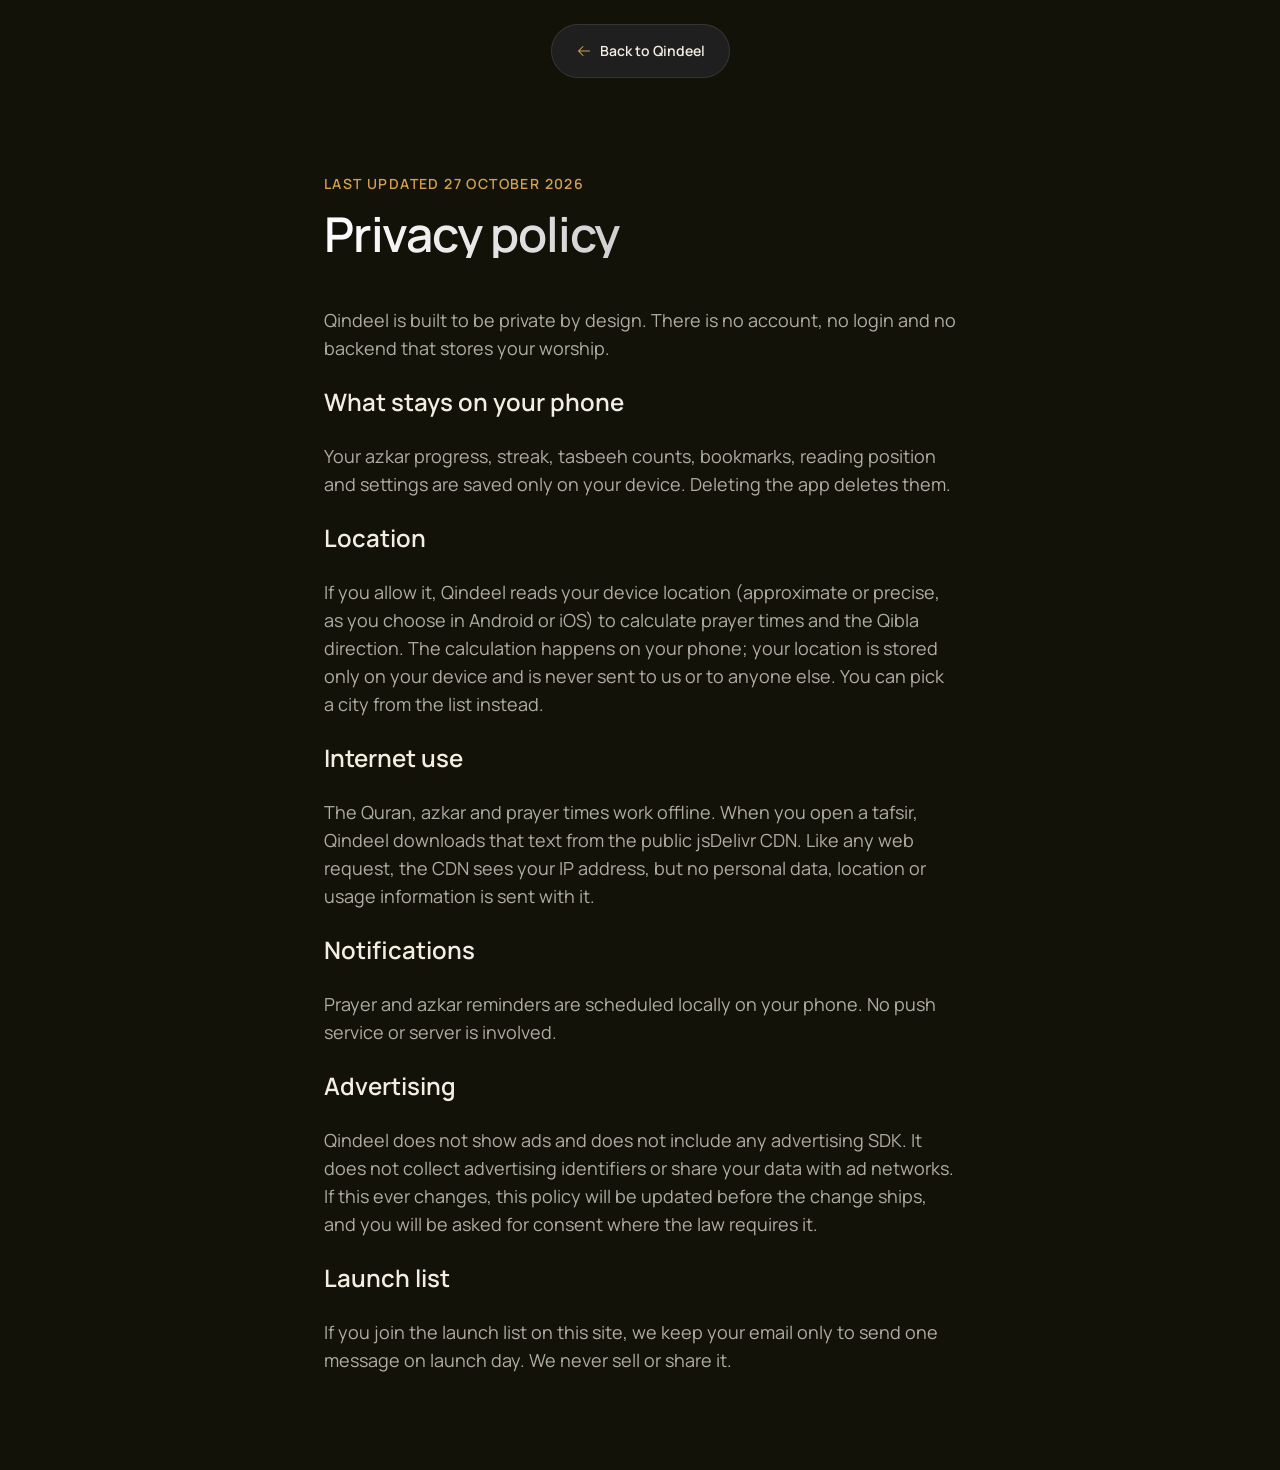
<file: privacy.html>
<!doctype html>
<html lang="en">
<head>
  <meta charset="utf-8">
  <meta name="viewport" content="width=device-width, initial-scale=1">
  <title>Privacy policy · Qindeel</title>
  <meta name="description" content="Privacy policy for Qindeel, the calm azkar and prayer times app.">
  <meta name="theme-color" content="#131209">
  <link rel="icon" type="image/png" href="assets/favicon.png">
  <link rel="preconnect" href="https://fonts.googleapis.com">
  <link rel="preconnect" href="https://fonts.gstatic.com" crossorigin>
  <link href="https://fonts.googleapis.com/css2?family=Amiri&family=Manrope:wght@400;500;600;700&display=swap" rel="stylesheet">
  <link rel="stylesheet" href="styles.css">
</head>
<body class="bg-ink font-sans text-cream antialiased">
  <a href="#main" class="sr-only focus:not-sr-only focus:fixed focus:left-4 focus:top-4 focus:rounded-full focus:bg-brass focus:px-3 focus:py-2 focus:text-sm focus:font-semibold focus:text-ink">Skip to content</a>
  <header class="flex justify-center px-4">
    <nav aria-label="Primary" class="mt-6 mx-auto w-max rounded-full border border-white/10 bg-card px-3 py-2">
      <a href="index.html" class="btn-ghost flex items-center gap-2 rounded-full px-3 py-2">
        <svg aria-hidden="true" focusable="false" class="shrink-0 h-4 w-4 rotate-180 text-brass" xmlns="http://www.w3.org/2000/svg" viewBox="0 0 256 256" fill="currentColor"><path d="M221.66,133.66l-72,72a8,8,0,0,1-11.32-11.32L196.69,136H40a8,8,0,0,1,0-16H196.69L138.34,61.66a8,8,0,0,1,11.32-11.32l72,72A8,8,0,0,1,221.66,133.66Z"/></svg>
        <span class="text-sm font-semibold">Back to Qindeel</span>
      </a>
    </nav>
  </header>
  <main id="main" class="mx-auto max-w-[680px] px-6 py-24">
    <p class="eyebrow">Last updated 27 October 2026</p>
    <h1 class="hero-title mt-4 text-5xl font-semibold tracking-tight">Privacy policy</h1>
    <div class="legal mt-12 flex flex-col gap-6 text-lg text-cream/70">
      <p>Qindeel is built to be private by design. There is no account, no login and no backend that stores your worship.</p>
      <h2 class="text-2xl font-semibold text-cream">What stays on your phone</h2>
      <p>Your azkar progress, streak, tasbeeh counts, bookmarks, reading position and settings are saved only on your device. Deleting the app deletes them.</p>
      <h2 class="text-2xl font-semibold text-cream">Location</h2>
      <p>If you allow it, Qindeel reads your device location (approximate or precise, as you choose in Android or iOS) to calculate prayer times and the Qibla direction. The calculation happens on your phone; your location is stored only on your device and is never sent to us or to anyone else. You can pick a city from the list instead.</p>
      <h2 class="text-2xl font-semibold text-cream">Internet use</h2>
      <p>The Quran, azkar and prayer times work offline. When you open a tafsir, Qindeel downloads that text from the public jsDelivr CDN. Like any web request, the CDN sees your IP address, but no personal data, location or usage information is sent with it.</p>
      <h2 class="text-2xl font-semibold text-cream">Notifications</h2>
      <p>Prayer and azkar reminders are scheduled locally on your phone. No push service or server is involved.</p>
      <h2 class="text-2xl font-semibold text-cream">Advertising</h2>
      <p>Qindeel does not show ads and does not include any advertising SDK. It does not collect advertising identifiers or share your data with ad networks. If this ever changes, this policy will be updated before the change ships, and you will be asked for consent where the law requires it.</p>
      <h2 class="text-2xl font-semibold text-cream">Launch list</h2>
      <p>If you join the launch list on this site, we keep your email only to send one message on launch day. We never sell or share it.</p>
    </div>
  </main>
</body>
</html>
</file>
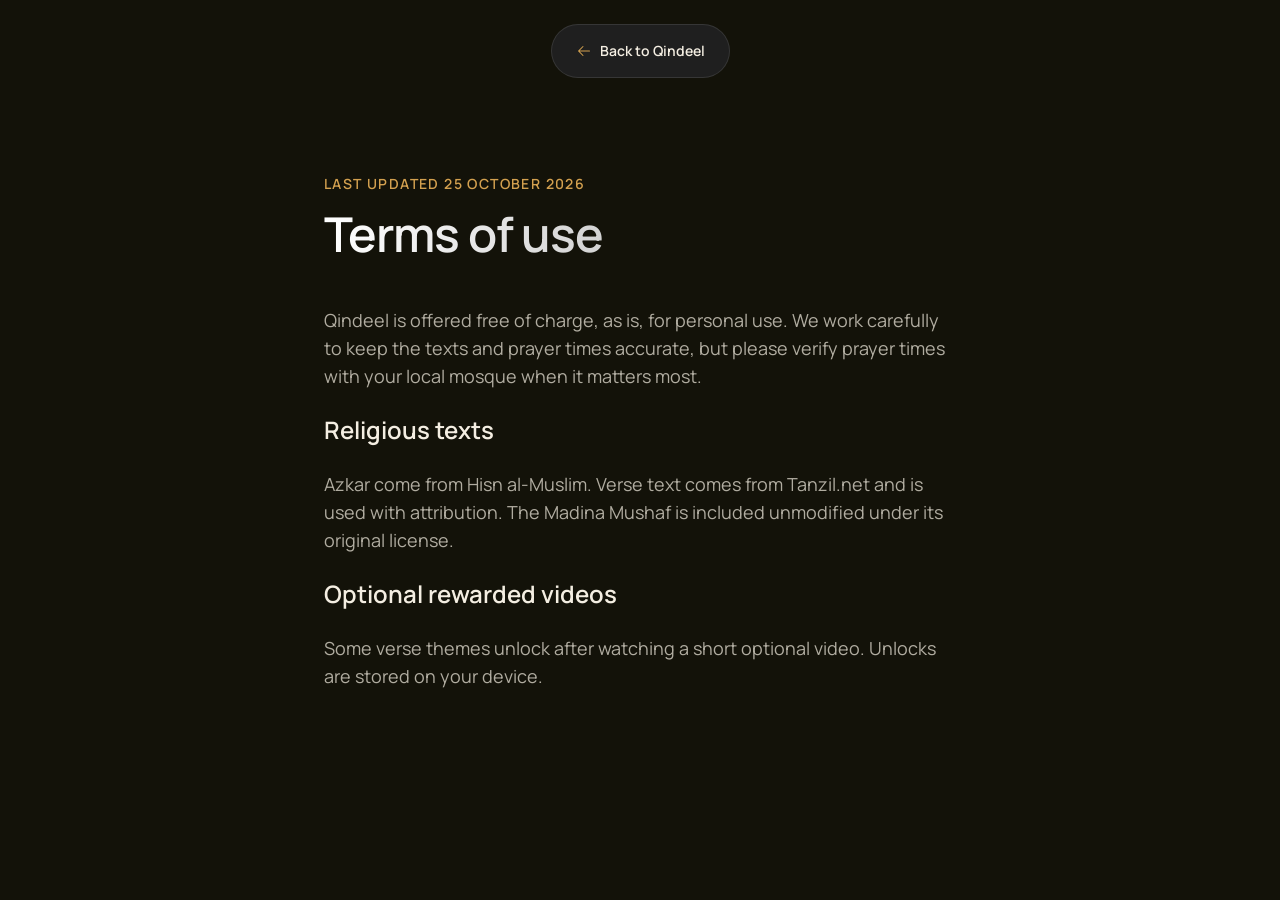
<file: terms.html>
<!doctype html>
<html lang="en">
<head>
  <meta charset="utf-8">
  <meta name="viewport" content="width=device-width, initial-scale=1">
  <title>Terms · Qindeel</title>
  <meta name="description" content="Terms for Qindeel, the calm azkar and prayer times app.">
  <meta name="theme-color" content="#131209">
  <link rel="icon" type="image/png" href="assets/favicon.png">
  <link rel="preconnect" href="https://fonts.googleapis.com">
  <link rel="preconnect" href="https://fonts.gstatic.com" crossorigin>
  <link href="https://fonts.googleapis.com/css2?family=Amiri&family=Manrope:wght@400;500;600;700&display=swap" rel="stylesheet">
  <link rel="stylesheet" href="styles.css">
</head>
<body class="bg-ink font-sans text-cream antialiased">
  <a href="#main" class="sr-only focus:not-sr-only focus:fixed focus:left-4 focus:top-4 focus:rounded-full focus:bg-brass focus:px-3 focus:py-2 focus:text-sm focus:font-semibold focus:text-ink">Skip to content</a>
  <header class="flex justify-center px-4">
    <nav aria-label="Primary" class="mt-6 mx-auto w-max rounded-full border border-white/10 bg-card px-3 py-2">
      <a href="index.html" class="btn-ghost flex items-center gap-2 rounded-full px-3 py-2">
        <svg aria-hidden="true" focusable="false" class="shrink-0 h-4 w-4 rotate-180 text-brass" xmlns="http://www.w3.org/2000/svg" viewBox="0 0 256 256" fill="currentColor"><path d="M221.66,133.66l-72,72a8,8,0,0,1-11.32-11.32L196.69,136H40a8,8,0,0,1,0-16H196.69L138.34,61.66a8,8,0,0,1,11.32-11.32l72,72A8,8,0,0,1,221.66,133.66Z"/></svg>
        <span class="text-sm font-semibold">Back to Qindeel</span>
      </a>
    </nav>
  </header>
  <main id="main" class="mx-auto max-w-[680px] px-6 py-24">
    <p class="eyebrow">Last updated 25 October 2026</p>
    <h1 class="hero-title mt-4 text-5xl font-semibold tracking-tight">Terms of use</h1>
    <div class="mt-12 flex flex-col gap-6 text-lg text-cream/70">
      <p>Qindeel is offered free of charge, as is, for personal use. We work carefully to keep the texts and prayer times accurate, but please verify prayer times with your local mosque when it matters most.</p>
      <h2 class="text-2xl font-semibold text-cream">Religious texts</h2>
      <p>Azkar come from Hisn al-Muslim. Verse text comes from Tanzil.net and is used with attribution. The Madina Mushaf is included unmodified under its original license.</p>
      <h2 class="text-2xl font-semibold text-cream">Optional rewarded videos</h2>
      <p>Some verse themes unlock after watching a short optional video. Unlocks are stored on your device.</p>
    </div>
  </main>
</body>
</html>
</file>
<file: styles.css>
*,:after,:before{--tw-border-spacing-x:0;--tw-border-spacing-y:0;--tw-translate-x:0;--tw-translate-y:0;--tw-rotate:0;--tw-skew-x:0;--tw-skew-y:0;--tw-scale-x:1;--tw-scale-y:1;--tw-pan-x: ;--tw-pan-y: ;--tw-pinch-zoom: ;--tw-scroll-snap-strictness:proximity;--tw-gradient-from-position: ;--tw-gradient-via-position: ;--tw-gradient-to-position: ;--tw-ordinal: ;--tw-slashed-zero: ;--tw-numeric-figure: ;--tw-numeric-spacing: ;--tw-numeric-fraction: ;--tw-ring-inset: ;--tw-ring-offset-width:0px;--tw-ring-offset-color:#fff;--tw-ring-color:rgba(59,130,246,.5);--tw-ring-offset-shadow:0 0 #0000;--tw-ring-shadow:0 0 #0000;--tw-shadow:0 0 #0000;--tw-shadow-colored:0 0 #0000;--tw-blur: ;--tw-brightness: ;--tw-contrast: ;--tw-grayscale: ;--tw-hue-rotate: ;--tw-invert: ;--tw-saturate: ;--tw-sepia: ;--tw-drop-shadow: ;--tw-backdrop-blur: ;--tw-backdrop-brightness: ;--tw-backdrop-contrast: ;--tw-backdrop-grayscale: ;--tw-backdrop-hue-rotate: ;--tw-backdrop-invert: ;--tw-backdrop-opacity: ;--tw-backdrop-saturate: ;--tw-backdrop-sepia: ;--tw-contain-size: ;--tw-contain-layout: ;--tw-contain-paint: ;--tw-contain-style: }::backdrop{--tw-border-spacing-x:0;--tw-border-spacing-y:0;--tw-translate-x:0;--tw-translate-y:0;--tw-rotate:0;--tw-skew-x:0;--tw-skew-y:0;--tw-scale-x:1;--tw-scale-y:1;--tw-pan-x: ;--tw-pan-y: ;--tw-pinch-zoom: ;--tw-scroll-snap-strictness:proximity;--tw-gradient-from-position: ;--tw-gradient-via-position: ;--tw-gradient-to-position: ;--tw-ordinal: ;--tw-slashed-zero: ;--tw-numeric-figure: ;--tw-numeric-spacing: ;--tw-numeric-fraction: ;--tw-ring-inset: ;--tw-ring-offset-width:0px;--tw-ring-offset-color:#fff;--tw-ring-color:rgba(59,130,246,.5);--tw-ring-offset-shadow:0 0 #0000;--tw-ring-shadow:0 0 #0000;--tw-shadow:0 0 #0000;--tw-shadow-colored:0 0 #0000;--tw-blur: ;--tw-brightness: ;--tw-contrast: ;--tw-grayscale: ;--tw-hue-rotate: ;--tw-invert: ;--tw-saturate: ;--tw-sepia: ;--tw-drop-shadow: ;--tw-backdrop-blur: ;--tw-backdrop-brightness: ;--tw-backdrop-contrast: ;--tw-backdrop-grayscale: ;--tw-backdrop-hue-rotate: ;--tw-backdrop-invert: ;--tw-backdrop-opacity: ;--tw-backdrop-saturate: ;--tw-backdrop-sepia: ;--tw-contain-size: ;--tw-contain-layout: ;--tw-contain-paint: ;--tw-contain-style: }/*! tailwindcss v3.4.19 | MIT License | https://tailwindcss.com*/*,:after,:before{box-sizing:border-box;border:0 solid #e5e7eb}:after,:before{--tw-content:""}:host,html{line-height:1.5;-webkit-text-size-adjust:100%;-moz-tab-size:4;-o-tab-size:4;tab-size:4;font-family:Manrope,ui-sans-serif,system-ui,sans-serif;font-feature-settings:normal;font-variation-settings:normal;-webkit-tap-highlight-color:transparent}body{margin:0;line-height:inherit}hr{height:0;color:inherit;border-top-width:1px}abbr:where([title]){-webkit-text-decoration:underline dotted;text-decoration:underline dotted}h1,h2,h3,h4,h5,h6{font-size:inherit;font-weight:inherit}a{color:inherit;text-decoration:inherit}b,strong{font-weight:bolder}code,kbd,pre,samp{font-family:ui-monospace,SFMono-Regular,Menlo,Monaco,Consolas,Liberation Mono,Courier New,monospace;font-feature-settings:normal;font-variation-settings:normal;font-size:1em}small{font-size:80%}sub,sup{font-size:75%;line-height:0;position:relative;vertical-align:baseline}sub{bottom:-.25em}sup{top:-.5em}table{text-indent:0;border-color:inherit;border-collapse:collapse}button,input,optgroup,select,textarea{font-family:inherit;font-feature-settings:inherit;font-variation-settings:inherit;font-size:100%;font-weight:inherit;line-height:inherit;letter-spacing:inherit;color:inherit;margin:0;padding:0}button,select{text-transform:none}button,input:where([type=button]),input:where([type=reset]),input:where([type=submit]){-webkit-appearance:button;background-color:transparent;background-image:none}:-moz-focusring{outline:auto}:-moz-ui-invalid{box-shadow:none}progress{vertical-align:baseline}::-webkit-inner-spin-button,::-webkit-outer-spin-button{height:auto}[type=search]{-webkit-appearance:textfield;outline-offset:-2px}::-webkit-search-decoration{-webkit-appearance:none}::-webkit-file-upload-button{-webkit-appearance:button;font:inherit}summary{display:list-item}blockquote,dd,dl,figure,h1,h2,h3,h4,h5,h6,hr,p,pre{margin:0}fieldset{margin:0}fieldset,legend{padding:0}menu,ol,ul{list-style:none;margin:0;padding:0}dialog{padding:0}textarea{resize:vertical}input::-moz-placeholder,textarea::-moz-placeholder{opacity:1;color:#9ca3af}input::placeholder,textarea::placeholder{opacity:1;color:#9ca3af}[role=button],button{cursor:pointer}:disabled{cursor:default}audio,canvas,embed,iframe,img,object,svg,video{display:block;vertical-align:middle}img,video{max-width:100%;height:auto}[hidden]:where(:not([hidden=until-found])){display:none}[hidden]{display:none!important}h1,h2,h3{text-wrap:balance}dd,dt,li,p{text-wrap:pretty}::-moz-selection{background:rgba(211,160,79,.35)}::selection{background:rgba(211,160,79,.35)}:focus-visible{outline:2px solid transparent;outline-offset:2px;--tw-ring-offset-shadow:var(--tw-ring-inset) 0 0 0 var(--tw-ring-offset-width) var(--tw-ring-offset-color);--tw-ring-shadow:var(--tw-ring-inset) 0 0 0 calc(2px + var(--tw-ring-offset-width)) var(--tw-ring-color);box-shadow:var(--tw-ring-offset-shadow),var(--tw-ring-shadow),var(--tw-shadow,0 0 #0000);--tw-ring-opacity:1;--tw-ring-color:rgb(211 160 79/var(--tw-ring-opacity,1));--tw-ring-offset-width:2px;--tw-ring-offset-color:#131209}.hero-title{background-image:linear-gradient(to right,var(--tw-gradient-stops));--tw-gradient-from:#fff var(--tw-gradient-from-position);--tw-gradient-to:hsla(0,0%,100%,0) var(--tw-gradient-to-position);--tw-gradient-stops:var(--tw-gradient-from),var(--tw-gradient-to);--tw-gradient-to:#9b9b9b var(--tw-gradient-to-position);-webkit-background-clip:text;background-clip:text;color:transparent}.eyebrow{font-size:.875rem;line-height:1.25rem;font-weight:600;text-transform:uppercase;letter-spacing:.1em;--tw-text-opacity:1;color:rgb(211 160 79/var(--tw-text-opacity,1))}.btn-primary{display:inline-flex;align-items:center;justify-content:center;gap:.5rem;border-radius:9999px;--tw-bg-opacity:1;background-color:rgb(211 160 79/var(--tw-bg-opacity,1));padding:.5rem .75rem;font-weight:600;--tw-text-opacity:1;color:rgb(19 18 9/var(--tw-text-opacity,1));transition-property:all;transition-timing-function:cubic-bezier(.4,0,.2,1);transition-duration:.7s;transition-timing-function:cubic-bezier(.32,.72,0,1)}.btn-primary:hover{--tw-translate-y:-0.125rem;--tw-bg-opacity:1;background-color:rgb(245 180 81/var(--tw-bg-opacity,1))}.btn-primary:active,.btn-primary:hover{transform:translate(var(--tw-translate-x),var(--tw-translate-y)) rotate(var(--tw-rotate)) skewX(var(--tw-skew-x)) skewY(var(--tw-skew-y)) scaleX(var(--tw-scale-x)) scaleY(var(--tw-scale-y))}.btn-primary:active{--tw-translate-y:0px;--tw-scale-x:0.98;--tw-scale-y:0.98}.btn-primary:disabled{pointer-events:none;opacity:.6}.btn-ghost{transition-property:all;transition-timing-function:cubic-bezier(.4,0,.2,1);transition-duration:.7s;transition-timing-function:cubic-bezier(.32,.72,0,1)}.btn-ghost:hover{background-color:hsla(0,0%,100%,.1)}.btn-ghost:active{--tw-scale-x:0.98;--tw-scale-y:0.98;transform:translate(var(--tw-translate-x),var(--tw-translate-y)) rotate(var(--tw-rotate)) skewX(var(--tw-skew-x)) skewY(var(--tw-skew-y)) scaleX(var(--tw-scale-x)) scaleY(var(--tw-scale-y))}.nav-link{display:block;border-radius:9999px;padding:.5rem .75rem;font-size:.875rem;line-height:1.25rem;font-weight:500;color:hsla(40,45%,92%,.7);transition-property:all;transition-timing-function:cubic-bezier(.4,0,.2,1);transition-duration:.7s;transition-timing-function:cubic-bezier(.32,.72,0,1)}.nav-link:hover{background-color:hsla(0,0%,100%,.1);--tw-text-opacity:1;color:rgb(244 238 226/var(--tw-text-opacity,1))}.nav-link:active{--tw-scale-x:0.98;--tw-scale-y:0.98;transform:translate(var(--tw-translate-x),var(--tw-translate-y)) rotate(var(--tw-rotate)) skewX(var(--tw-skew-x)) skewY(var(--tw-skew-y)) scaleX(var(--tw-scale-x)) scaleY(var(--tw-scale-y))}.nav-link[aria-current=true]{background-color:hsla(0,0%,100%,.1);--tw-text-opacity:1;color:rgb(244 238 226/var(--tw-text-opacity,1))}.burger-line{position:absolute;left:.75rem;top:50%;margin-top:-1px;height:.125rem;width:1rem;border-radius:9999px;--tw-bg-opacity:1;background-color:rgb(244 238 226/var(--tw-bg-opacity,1));transition-property:all;transition-timing-function:cubic-bezier(.4,0,.2,1);transition-duration:.7s;transition-timing-function:cubic-bezier(.32,.72,0,1)}[aria-expanded=true]>.burger-line:first-child{--tw-translate-y:0px;--tw-rotate:45deg}[aria-expanded=true]>.burger-line:first-child,[aria-expanded=true]>.burger-line:last-child{transform:translate(var(--tw-translate-x),var(--tw-translate-y)) rotate(var(--tw-rotate)) skewX(var(--tw-skew-x)) skewY(var(--tw-skew-y)) scaleX(var(--tw-scale-x)) scaleY(var(--tw-scale-y))}[aria-expanded=true]>.burger-line:last-child{--tw-translate-y:0px;--tw-rotate:-45deg}.menu.is-open{pointer-events:auto;opacity:1}.menu-link{display:block;--tw-translate-y:3rem;font-size:2.25rem;line-height:2.5rem;font-weight:600;--tw-text-opacity:1;color:rgb(244 238 226/var(--tw-text-opacity,1));opacity:0;transition-property:all;transition-timing-function:cubic-bezier(.4,0,.2,1);transition-duration:.7s;transition-timing-function:cubic-bezier(.32,.72,0,1)}.menu-link,.menu.is-open .menu-link{transform:translate(var(--tw-translate-x),var(--tw-translate-y)) rotate(var(--tw-rotate)) skewX(var(--tw-skew-x)) skewY(var(--tw-skew-y)) scaleX(var(--tw-scale-x)) scaleY(var(--tw-scale-y))}.menu.is-open .menu-link{--tw-translate-y:0px;opacity:1}.card{border-radius:1.5rem;border-width:1px;border-color:hsla(0,0%,100%,.1);--tw-bg-opacity:1;background-color:rgb(31 31 31/var(--tw-bg-opacity,1));transition-property:all;transition-timing-function:cubic-bezier(.4,0,.2,1);transition-duration:.7s;transition-timing-function:cubic-bezier(.32,.72,0,1)}.card:hover{border-color:hsla(0,0%,100%,.2)}.chip{height:3rem;width:3rem;border-radius:.75rem;border-width:1px;border-color:rgba(211,160,79,.3);background-color:rgba(211,160,79,.1)}.chip,.step{display:inline-flex;align-items:center;justify-content:center;--tw-text-opacity:1;color:rgb(211 160 79/var(--tw-text-opacity,1))}.step{height:2.5rem;width:2.5rem;border-radius:9999px;border-width:1px;border-color:rgba(211,160,79,.4);font-size:.875rem;line-height:1.25rem;font-weight:600}.contrast-row,.stat{border-radius:1rem;border-width:1px;border-color:hsla(0,0%,100%,.1);--tw-bg-opacity:1;background-color:rgb(31 31 31/var(--tw-bg-opacity,1));padding:1.5rem}.contrast-row{display:flex;gap:1rem}.contrast-icon{display:inline-flex;height:3rem;width:3rem;flex-shrink:0;align-items:center;justify-content:center;border-radius:.75rem;--tw-bg-opacity:1;background-color:rgb(39 39 39/var(--tw-bg-opacity,1));--tw-text-opacity:1;color:rgb(211 160 79/var(--tw-text-opacity,1))}.phone{border-radius:1.5rem;border-width:1px;border-color:hsla(0,0%,100%,.1);--tw-bg-opacity:1;background-color:rgb(39 39 39/var(--tw-bg-opacity,1));padding:.5rem;--tw-shadow:0 25px 50px -12px rgba(0,0,0,.25);--tw-shadow-colored:0 25px 50px -12px var(--tw-shadow-color);box-shadow:var(--tw-ring-offset-shadow,0 0 #0000),var(--tw-ring-shadow,0 0 #0000),var(--tw-shadow);--tw-shadow-color:rgba(0,0,0,.6);--tw-shadow:var(--tw-shadow-colored)}.shot-crop{position:relative;margin-top:auto;height:20rem;overflow:hidden;padding-left:2rem;padding-right:2rem}.shot-crop--sm{height:16rem}.shot{margin-left:auto;margin-right:auto;width:100%;max-width:20rem;--tw-translate-y:0px;border-top-left-radius:1rem;border-top-right-radius:1rem;border-width:1px;border-color:hsla(0,0%,100%,.1);transition-property:all;transition-timing-function:cubic-bezier(.4,0,.2,1);transition-duration:1s;transition-timing-function:cubic-bezier(.32,.72,0,1)}.card:hover .shot,.shot{transform:translate(var(--tw-translate-x),var(--tw-translate-y)) rotate(var(--tw-rotate)) skewX(var(--tw-skew-x)) skewY(var(--tw-skew-y)) scaleX(var(--tw-scale-x)) scaleY(var(--tw-scale-y))}.card:hover .shot{--tw-translate-y:-0.5rem}.lamp{filter:drop-shadow(0 0 48px rgb(245 180 81/.45));transform-origin:50% 4%;animation:sway 7s cubic-bezier(.37,0,.63,1) infinite alternate}.faq-item{border-radius:1rem;border-width:1px;border-color:hsla(0,0%,100%,.1);--tw-bg-opacity:1;background-color:rgb(31 31 31/var(--tw-bg-opacity,1));transition-property:all;transition-timing-function:cubic-bezier(.4,0,.2,1);transition-duration:.7s;transition-timing-function:cubic-bezier(.32,.72,0,1)}.faq-item:hover{border-color:hsla(0,0%,100%,.2)}.faq-btn{display:flex;width:100%;align-items:center;justify-content:space-between;gap:1.5rem;border-radius:1rem;padding:1.5rem;text-align:left;font-size:1.125rem;line-height:1.75rem;font-weight:600;transition-property:all;transition-timing-function:cubic-bezier(.4,0,.2,1);transition-duration:.7s;transition-timing-function:cubic-bezier(.32,.72,0,1)}.faq-btn:active{--tw-scale-x:0.99;--tw-scale-y:0.99;transform:translate(var(--tw-translate-x),var(--tw-translate-y)) rotate(var(--tw-rotate)) skewX(var(--tw-skew-x)) skewY(var(--tw-skew-y)) scaleX(var(--tw-scale-x)) scaleY(var(--tw-scale-y))}.faq-icon{display:inline-flex;height:2rem;width:2rem;flex-shrink:0;align-items:center;justify-content:center;border-radius:9999px;--tw-bg-opacity:1;background-color:rgb(39 39 39/var(--tw-bg-opacity,1));--tw-text-opacity:1;color:rgb(211 160 79/var(--tw-text-opacity,1));transition-property:all;transition-timing-function:cubic-bezier(.4,0,.2,1);transition-duration:.7s;transition-timing-function:cubic-bezier(.32,.72,0,1)}.faq-btn[aria-expanded=true] .faq-icon{--tw-rotate:45deg;transform:translate(var(--tw-translate-x),var(--tw-translate-y)) rotate(var(--tw-rotate)) skewX(var(--tw-skew-x)) skewY(var(--tw-skew-y)) scaleX(var(--tw-scale-x)) scaleY(var(--tw-scale-y))}.faq-panel{display:grid;grid-template-rows:0fr;opacity:0;transition-property:all;transition-timing-function:cubic-bezier(.4,0,.2,1);transition-duration:.7s;transition-timing-function:cubic-bezier(.32,.72,0,1)}.faq-item.is-open .faq-panel{grid-template-rows:1fr;opacity:1}.join-row{display:flex;flex-direction:column;align-items:stretch;gap:.25rem;border-radius:1.5rem;border-width:1px;border-color:hsla(0,0%,100%,.1);--tw-bg-opacity:1;background-color:rgb(31 31 31/var(--tw-bg-opacity,1));padding:.25rem;transition-property:all;transition-timing-function:cubic-bezier(.4,0,.2,1);transition-duration:.7s;transition-timing-function:cubic-bezier(.32,.72,0,1)}.join-row:focus-within{border-color:rgba(211,160,79,.6)}@media (min-width:640px){.join-row{flex-direction:row;align-items:center;border-radius:9999px}}.join-row.has-error{--tw-border-opacity:1;border-color:rgb(229 115 115/var(--tw-border-opacity,1))}.join-input{min-width:0;flex:1 1 0%;background-color:transparent;padding:.5rem 1rem;font-size:1rem;line-height:1.5rem;--tw-text-opacity:1;color:rgb(244 238 226/var(--tw-text-opacity,1))}.join-input::-moz-placeholder{color:hsla(40,45%,92%,.4)}.join-input::placeholder{color:hsla(40,45%,92%,.4)}.join-input:focus{outline:2px solid transparent;outline-offset:2px}.join-input:focus-visible{--tw-ring-offset-shadow:var(--tw-ring-inset) 0 0 0 var(--tw-ring-offset-width) var(--tw-ring-offset-color);--tw-ring-shadow:var(--tw-ring-inset) 0 0 0 calc(var(--tw-ring-offset-width)) var(--tw-ring-color);box-shadow:var(--tw-ring-offset-shadow),var(--tw-ring-shadow),var(--tw-shadow,0 0 #0000);--tw-ring-offset-width:0px}.join-btn{width:100%;flex-shrink:0}@media (min-width:640px){.join-btn{width:auto}}.join-btn.is-loading [data-label]{position:relative;color:transparent}.join-btn.is-loading [data-label]:after{content:"";position:absolute;top:.25rem;bottom:.25rem;left:0;right:0;border-radius:9999px;background-color:rgba(19,18,9,.3);animation:shimmer 1.2s cubic-bezier(.32,.72,0,1) infinite}.join-error{margin-top:.75rem;padding-left:1rem;padding-right:1rem;font-size:.875rem;line-height:1.25rem;--tw-text-opacity:1;color:rgb(229 115 115/var(--tw-text-opacity,1))}.join-success{display:flex;align-items:center;gap:1rem;border-radius:1rem;border-width:1px;border-color:rgba(211,160,79,.3);background-color:rgba(211,160,79,.1);padding:1rem;color:hsla(40,45%,92%,.8)}.join-note{margin-top:.75rem;padding-left:1rem;padding-right:1rem;font-size:.875rem;line-height:1.25rem;color:hsla(40,45%,92%,.5)}.footer-link{border-radius:.375rem;transition-property:all;transition-timing-function:cubic-bezier(.4,0,.2,1);transition-duration:.7s;transition-timing-function:cubic-bezier(.32,.72,0,1)}.footer-link:hover{--tw-text-opacity:1;color:rgb(244 238 226/var(--tw-text-opacity,1))}.hero{background:#131209}.hero-media{--px:0;--py:0;--sp:0;transform:translate3d(calc(var(--px)*-14px),calc(var(--py)*-10px + var(--sp)*80px),0) scale(calc(1.06 + var(--sp)*.06));transition:transform 1.2s cubic-bezier(.32,.72,0,1);will-change:transform}.hero-video{-o-object-position:72% 50%;object-position:72% 50%;opacity:0;transition:opacity 1.6s cubic-bezier(.32,.72,0,1)}.hero-video.is-ready{opacity:1}.hero-media{background:#131209 url(assets/hero/poster.webp) 72% 50%/cover no-repeat}.hero-shade{background:linear-gradient(0deg,#131209 0,rgba(19,18,9,.85) 18%,rgba(19,18,9,0) 55%),linear-gradient(90deg,rgba(19,18,9,.92) 0,rgba(19,18,9,.55) 38%,rgba(19,18,9,0) 62%)}@media (max-width:767px){.hero-media,.hero-shade{bottom:auto;height:72svh}.hero-media{transform:translate3d(0,calc(var(--sp)*60px),0) scale(1.02);-webkit-mask-image:linear-gradient(180deg,#000 60%,transparent);mask-image:linear-gradient(180deg,#000 60%,transparent)}.hero-media,.hero-video{-o-object-position:74% 40%;object-position:74% 40%;background-position:74% 40%}.hero-shade{background:linear-gradient(0deg,#131209 0,rgba(19,18,9,.7) 22%,rgba(19,18,9,0) 50%),linear-gradient(180deg,rgba(19,18,9,.6) 0,rgba(19,18,9,0) 22%)}.hero>div:last-child{padding-top:54svh}}.reveal{--tw-translate-y:4rem;opacity:0;--tw-blur:blur(12px);transition-property:all;transition-timing-function:cubic-bezier(.4,0,.2,1);transition-duration:1s;transition-timing-function:cubic-bezier(.32,.72,0,1)}.reveal,.reveal.is-in{transform:translate(var(--tw-translate-x),var(--tw-translate-y)) rotate(var(--tw-rotate)) skewX(var(--tw-skew-x)) skewY(var(--tw-skew-y)) scaleX(var(--tw-scale-x)) scaleY(var(--tw-scale-y));filter:var(--tw-blur) var(--tw-brightness) var(--tw-contrast) var(--tw-grayscale) var(--tw-hue-rotate) var(--tw-invert) var(--tw-saturate) var(--tw-sepia) var(--tw-drop-shadow)}.reveal.is-in{--tw-translate-y:0px;opacity:1;--tw-blur:blur(0)}.word{color:hsla(40,45%,92%,.3);transition:color .7s cubic-bezier(.32,.72,0,1)}.word.is-lit{color:#f4eee2}.sr-only{position:absolute;width:1px;height:1px;padding:0;margin:-1px;overflow:hidden;clip:rect(0,0,0,0);white-space:nowrap;border-width:0}.pointer-events-none{pointer-events:none}.static{position:static}.fixed{position:fixed}.absolute{position:absolute}.relative{position:relative}.inset-0{inset:0}.inset-x-0{left:0;right:0}.top-0{top:0}.isolate{isolation:isolate}.-z-10{z-index:-10}.z-40{z-index:40}.z-50{z-index:50}.mx-auto{margin-left:auto;margin-right:auto}.mb-6{margin-bottom:1.5rem}.mt-1{margin-top:.25rem}.mt-10{margin-top:2.5rem}.mt-12{margin-top:3rem}.mt-16{margin-top:4rem}.mt-2{margin-top:.5rem}.mt-3{margin-top:.75rem}.mt-4{margin-top:1rem}.mt-6{margin-top:1.5rem}.mt-8{margin-top:2rem}.block{display:block}.flex{display:flex}.grid{display:grid}.hidden{display:none}.\!h-10{height:2.5rem!important}.h-1{height:.25rem}.h-10{height:2.5rem}.h-4{height:1rem}.h-6{height:1.5rem}.h-full{height:100%}.min-h-\[100svh\]{min-height:100svh}.\!w-10{width:2.5rem!important}.w-1{width:.25rem}.w-10{width:2.5rem}.w-4{width:1rem}.w-40{width:10rem}.w-6{width:1.5rem}.w-full{width:100%}.w-max{width:-moz-max-content;width:max-content}.max-w-3xl{max-width:48rem}.max-w-6xl{max-width:72rem}.max-w-\[680px\]{max-width:680px}.max-w-xs{max-width:20rem}.shrink-0{flex-shrink:0}.-translate-y-1{--tw-translate-y:-0.25rem}.-translate-y-1,.translate-y-1{transform:translate(var(--tw-translate-x),var(--tw-translate-y)) rotate(var(--tw-rotate)) skewX(var(--tw-skew-x)) skewY(var(--tw-skew-y)) scaleX(var(--tw-scale-x)) scaleY(var(--tw-scale-y))}.translate-y-1{--tw-translate-y:0.25rem}.rotate-180{--tw-rotate:180deg;transform:translate(var(--tw-translate-x),var(--tw-translate-y)) rotate(var(--tw-rotate)) skewX(var(--tw-skew-x)) skewY(var(--tw-skew-y)) scaleX(var(--tw-scale-x)) scaleY(var(--tw-scale-y))}.scroll-mt-24{scroll-margin-top:6rem}.grid-cols-2{grid-template-columns:repeat(2,minmax(0,1fr))}.flex-col{flex-direction:column}.flex-wrap{flex-wrap:wrap}.items-end{align-items:flex-end}.items-center{align-items:center}.justify-center{justify-content:center}.gap-1{gap:.25rem}.gap-12{gap:3rem}.gap-16{gap:4rem}.gap-2{gap:.5rem}.gap-3{gap:.75rem}.gap-4{gap:1rem}.gap-6{gap:1.5rem}.gap-x-8{-moz-column-gap:2rem;column-gap:2rem}.gap-y-4{row-gap:1rem}.overflow-hidden{overflow:hidden}.scroll-smooth{scroll-behavior:smooth}.rounded-2xl{border-radius:1rem}.rounded-full{border-radius:9999px}.rounded-md{border-radius:.375rem}.border{border-width:1px}.border-y{border-top-width:1px;border-bottom-width:1px}.border-t{border-top-width:1px}.border-white\/10{border-color:hsla(0,0%,100%,.1)}.bg-black{--tw-bg-opacity:1;background-color:rgb(0 0 0/var(--tw-bg-opacity,1))}.bg-black\/80{background-color:rgba(0,0,0,.8)}.bg-card{--tw-bg-opacity:1;background-color:rgb(31 31 31/var(--tw-bg-opacity,1))}.bg-cream\/40{background-color:hsla(40,45%,92%,.4)}.bg-ink{--tw-bg-opacity:1;background-color:rgb(19 18 9/var(--tw-bg-opacity,1))}.bg-ink\/70{background-color:rgba(19,18,9,.7)}.object-cover{-o-object-fit:cover;object-fit:cover}.p-8{padding:2rem}.px-2{padding-left:.5rem;padding-right:.5rem}.px-3{padding-left:.75rem;padding-right:.75rem}.px-4{padding-left:1rem;padding-right:1rem}.px-6{padding-left:1.5rem;padding-right:1.5rem}.py-12{padding-top:3rem;padding-bottom:3rem}.py-2{padding-top:.5rem;padding-bottom:.5rem}.py-24{padding-top:6rem;padding-bottom:6rem}.pb-1{padding-bottom:.25rem}.pb-16{padding-bottom:4rem}.pb-6{padding-bottom:1.5rem}.pt-3{padding-top:.75rem}.pt-32{padding-top:8rem}.pt-6{padding-top:1.5rem}.text-left{text-align:left}.text-center{text-align:center}.font-arabic{font-family:Amiri,serif}.font-sans{font-family:Manrope,ui-sans-serif,system-ui,sans-serif}.text-2xl{font-size:1.5rem;line-height:2rem}.text-3xl{font-size:1.875rem;line-height:2.25rem}.text-4xl{font-size:2.25rem;line-height:2.5rem}.text-5xl{font-size:3rem;line-height:1}.text-base{font-size:1rem;line-height:1.5rem}.text-lg{font-size:1.125rem;line-height:1.75rem}.text-sm{font-size:.875rem;line-height:1.25rem}.text-xl{font-size:1.25rem;line-height:1.75rem}.font-medium{font-weight:500}.font-semibold{font-weight:600}.tracking-tight{letter-spacing:-.025em}.\!text-brass{--tw-text-opacity:1!important;color:rgb(211 160 79/var(--tw-text-opacity,1))!important}.text-brass{--tw-text-opacity:1;color:rgb(211 160 79/var(--tw-text-opacity,1))}.text-cream{--tw-text-opacity:1;color:rgb(244 238 226/var(--tw-text-opacity,1))}.text-cream\/60{color:hsla(40,45%,92%,.6)}.text-cream\/70{color:hsla(40,45%,92%,.7)}.antialiased{-webkit-font-smoothing:antialiased;-moz-osx-font-smoothing:grayscale}.opacity-0{opacity:0}.filter{filter:var(--tw-blur) var(--tw-brightness) var(--tw-contrast) var(--tw-grayscale) var(--tw-hue-rotate) var(--tw-invert) var(--tw-saturate) var(--tw-sepia) var(--tw-drop-shadow)}.backdrop-blur-3xl{--tw-backdrop-blur:blur(64px)}.backdrop-blur-3xl,.backdrop-blur-xl{-webkit-backdrop-filter:var(--tw-backdrop-blur) var(--tw-backdrop-brightness) var(--tw-backdrop-contrast) var(--tw-backdrop-grayscale) var(--tw-backdrop-hue-rotate) var(--tw-backdrop-invert) var(--tw-backdrop-opacity) var(--tw-backdrop-saturate) var(--tw-backdrop-sepia);backdrop-filter:var(--tw-backdrop-blur) var(--tw-backdrop-brightness) var(--tw-backdrop-contrast) var(--tw-backdrop-grayscale) var(--tw-backdrop-hue-rotate) var(--tw-backdrop-invert) var(--tw-backdrop-opacity) var(--tw-backdrop-saturate) var(--tw-backdrop-sepia)}.backdrop-blur-xl{--tw-backdrop-blur:blur(24px)}.transition-all{transition-property:all;transition-timing-function:cubic-bezier(.4,0,.2,1);transition-duration:.15s}.delay-100{transition-delay:.1s}.delay-150{transition-delay:.15s}.delay-200{transition-delay:.2s}.delay-300{transition-delay:.3s}.delay-500{transition-delay:.5s}.duration-700{transition-duration:.7s}.ease-fluid{transition-timing-function:cubic-bezier(.32,.72,0,1)}@keyframes sway{0%{transform:rotate(-2deg)}to{transform:rotate(2deg)}}@keyframes shimmer{0%{opacity:.35}50%{opacity:1}to{opacity:.35}}@media (prefers-reduced-motion:reduce){html{scroll-behavior:auto}.reveal{transform:none;filter:none;opacity:1}.lamp{animation:none}.hero-media{transform:none;transition:none}*,:after,:before{transition-duration:1ms!important;animation-duration:1ms!important}}.focus\:not-sr-only:focus{position:static;width:auto;height:auto;padding:0;margin:0;overflow:visible;clip:auto;white-space:normal}.focus\:fixed:focus{position:fixed}.focus\:left-4:focus{left:1rem}.focus\:top-4:focus{top:1rem}.focus\:z-\[60\]:focus{z-index:60}.focus\:rounded-full:focus{border-radius:9999px}.focus\:bg-brass:focus{--tw-bg-opacity:1;background-color:rgb(211 160 79/var(--tw-bg-opacity,1))}.focus\:px-3:focus{padding-left:.75rem;padding-right:.75rem}.focus\:py-2:focus{padding-top:.5rem;padding-bottom:.5rem}.focus\:text-sm:focus{font-size:.875rem;line-height:1.25rem}.focus\:font-semibold:focus{font-weight:600}.focus\:text-ink:focus{--tw-text-opacity:1;color:rgb(19 18 9/var(--tw-text-opacity,1))}@media (min-width:640px){.sm\:inline-flex{display:inline-flex}.sm\:text-5xl{font-size:3rem;line-height:1}}@media (min-width:768px){.md\:flex{display:flex}.md\:hidden{display:none}.md\:grid-cols-2{grid-template-columns:repeat(2,minmax(0,1fr))}.md\:grid-cols-3{grid-template-columns:repeat(3,minmax(0,1fr))}.md\:flex-row{flex-direction:row}.md\:items-center{align-items:center}.md\:justify-between{justify-content:space-between}.md\:pb-24{padding-bottom:6rem}.md\:text-5xl{font-size:3rem;line-height:1}.md\:text-6xl{font-size:3.75rem;line-height:1}}@media (min-width:1024px){.lg\:grid-cols-2{grid-template-columns:repeat(2,minmax(0,1fr))}.lg\:grid-cols-\[1fr_0\.75fr\]{grid-template-columns:1fr .75fr}.lg\:grid-cols-\[1fr_0\.8fr\]{grid-template-columns:1fr .8fr}.lg\:text-6xl{font-size:3.75rem;line-height:1}}
</file>
